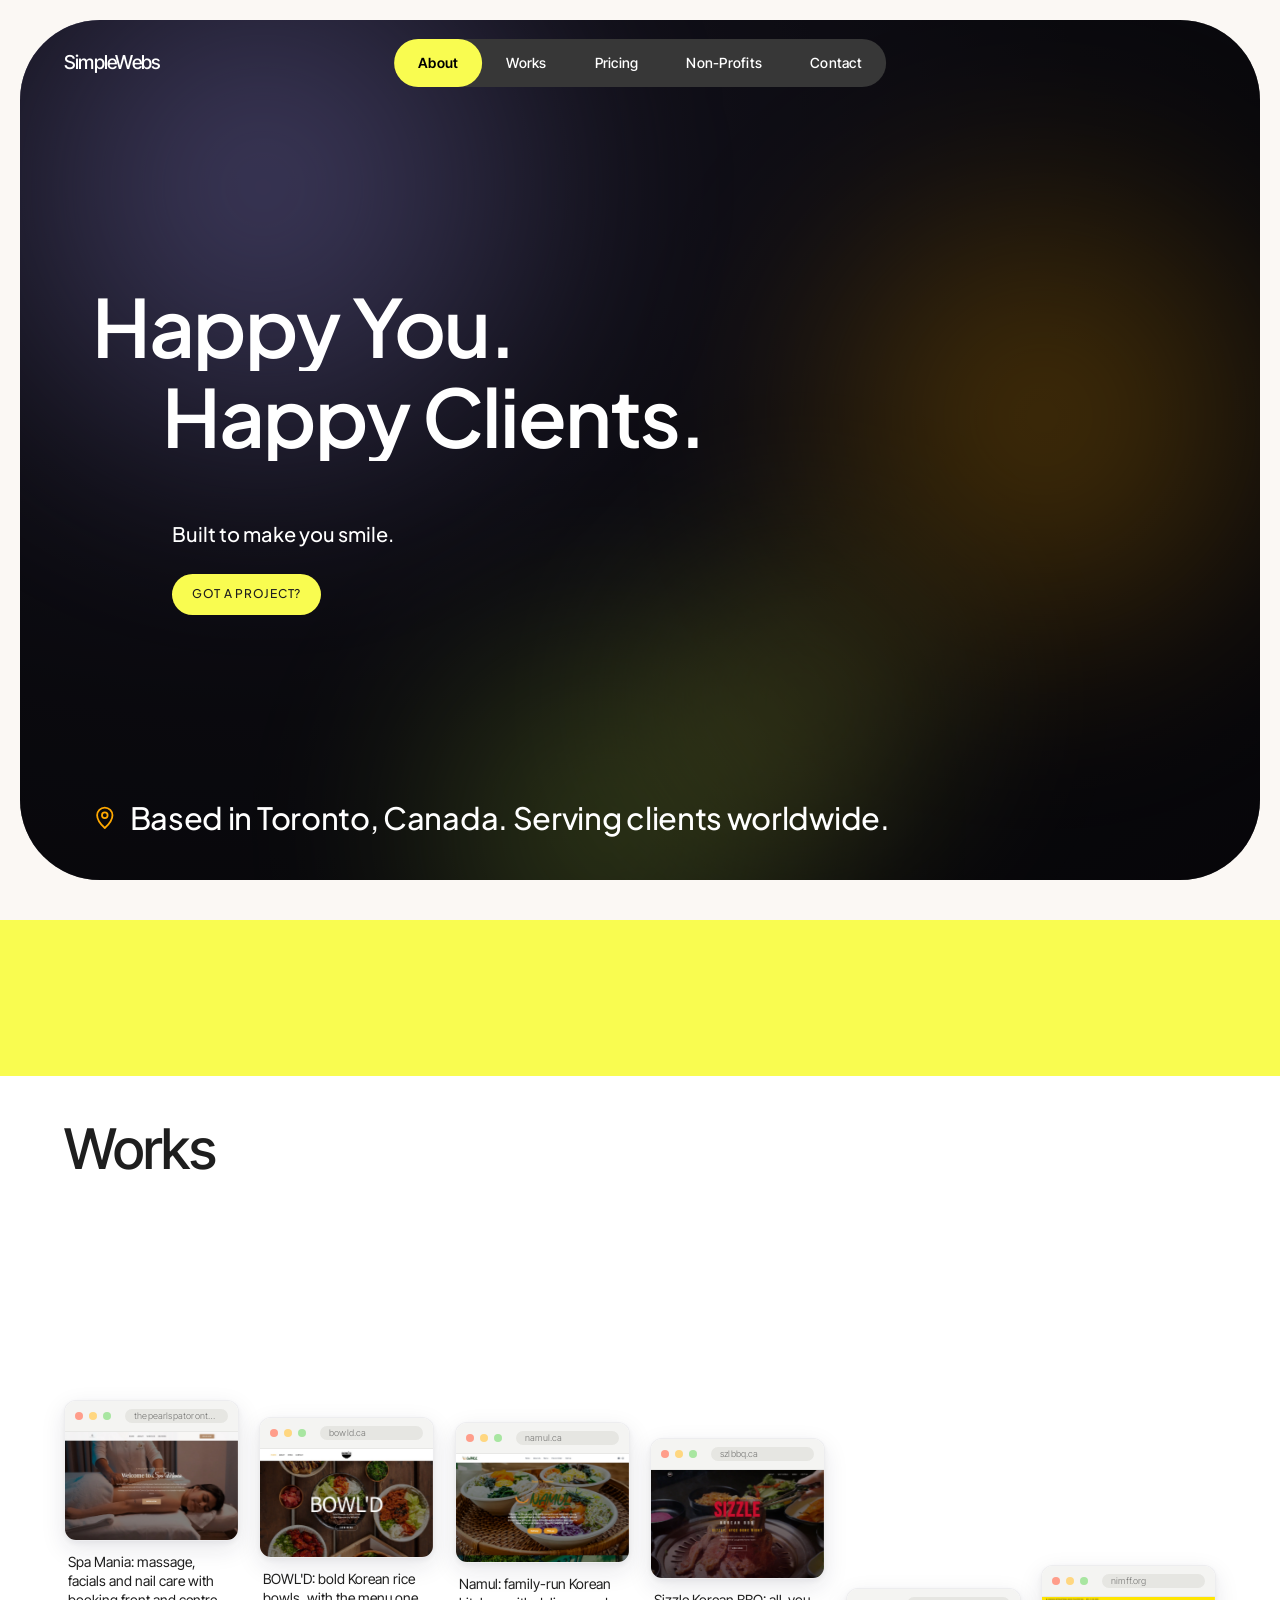
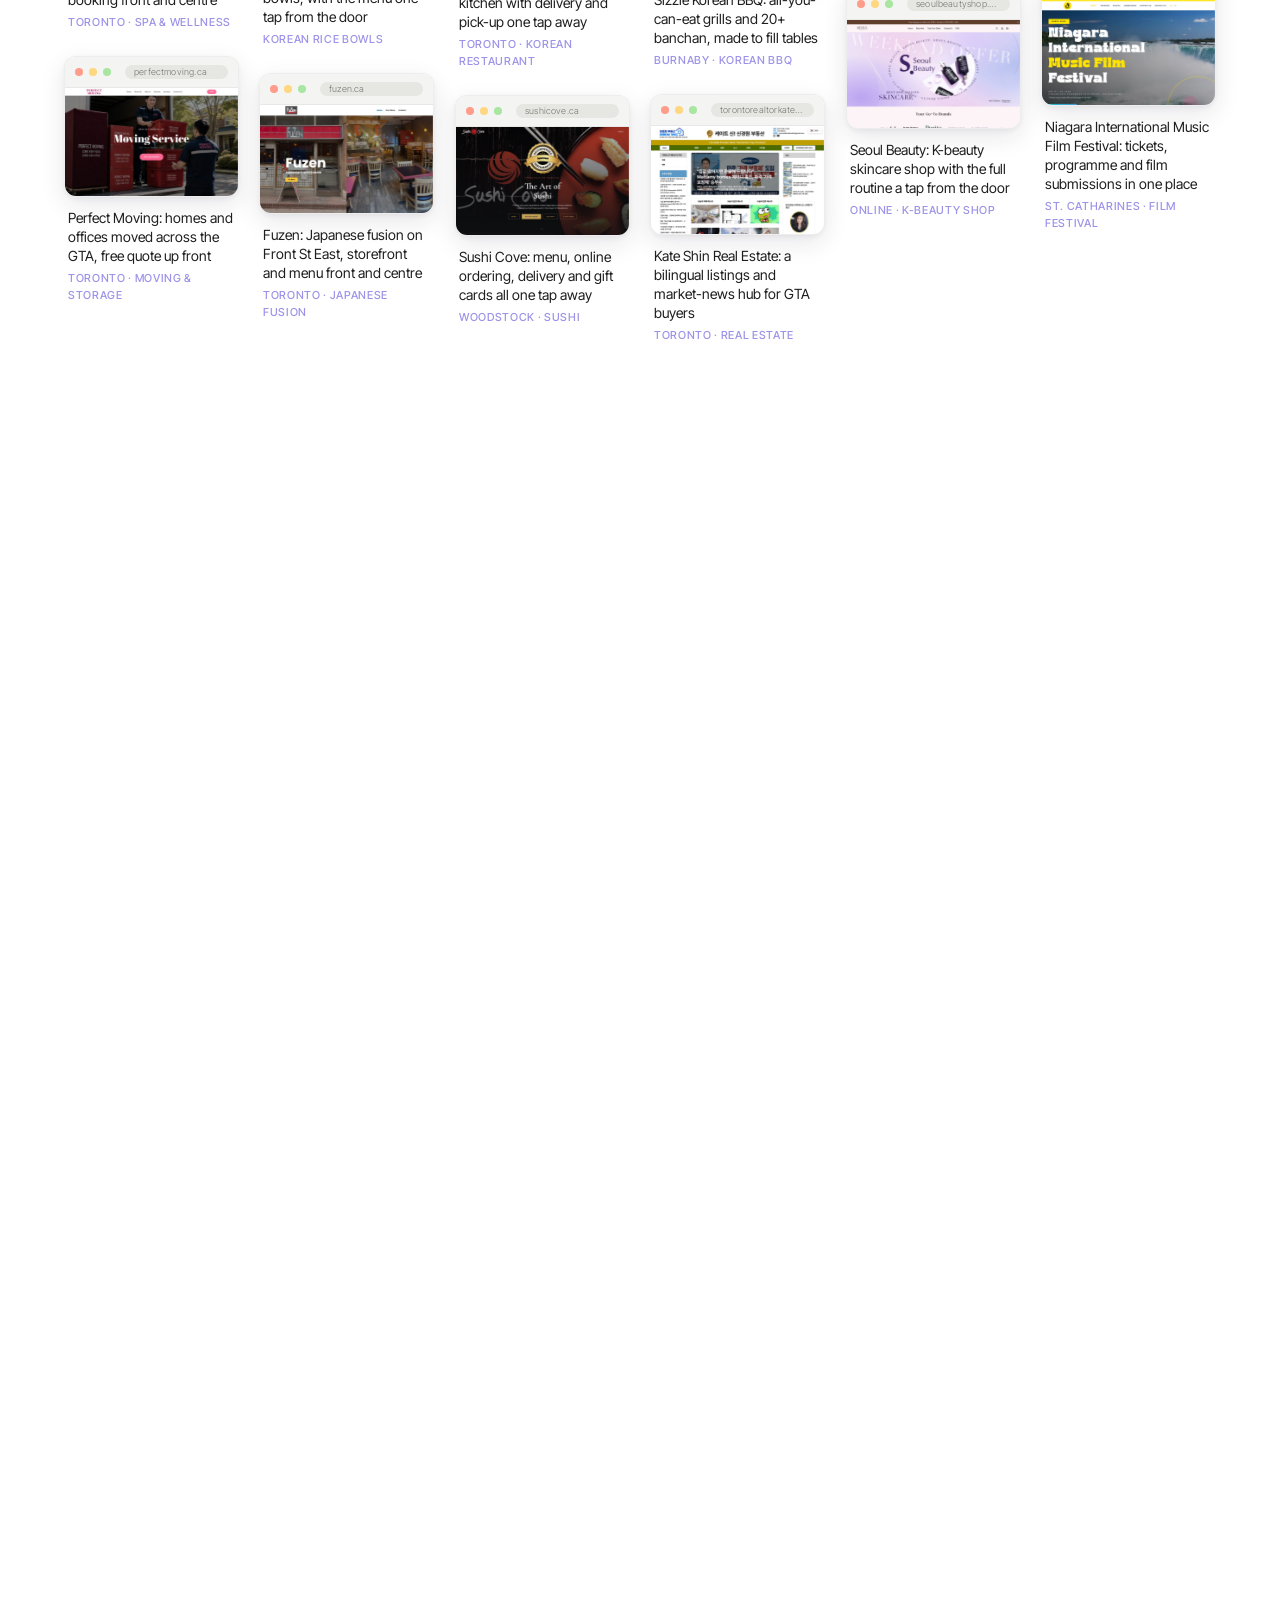
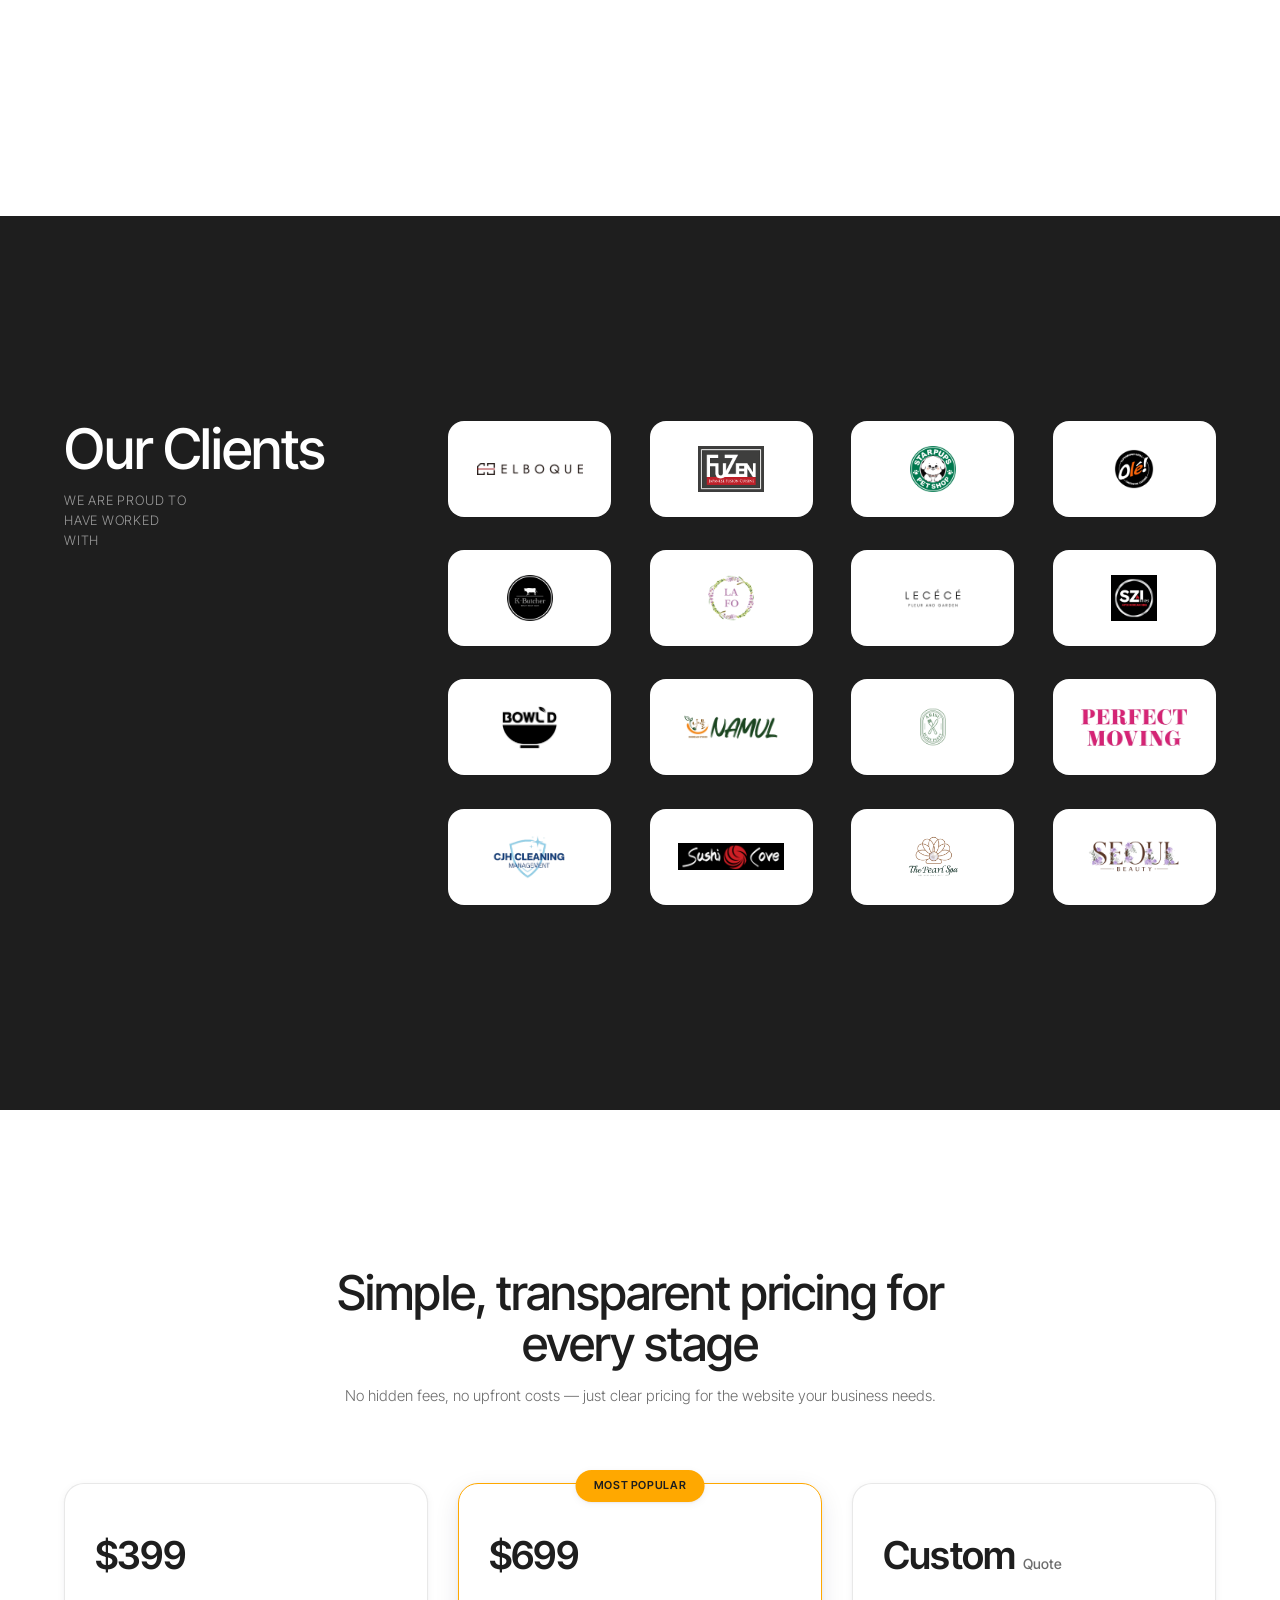
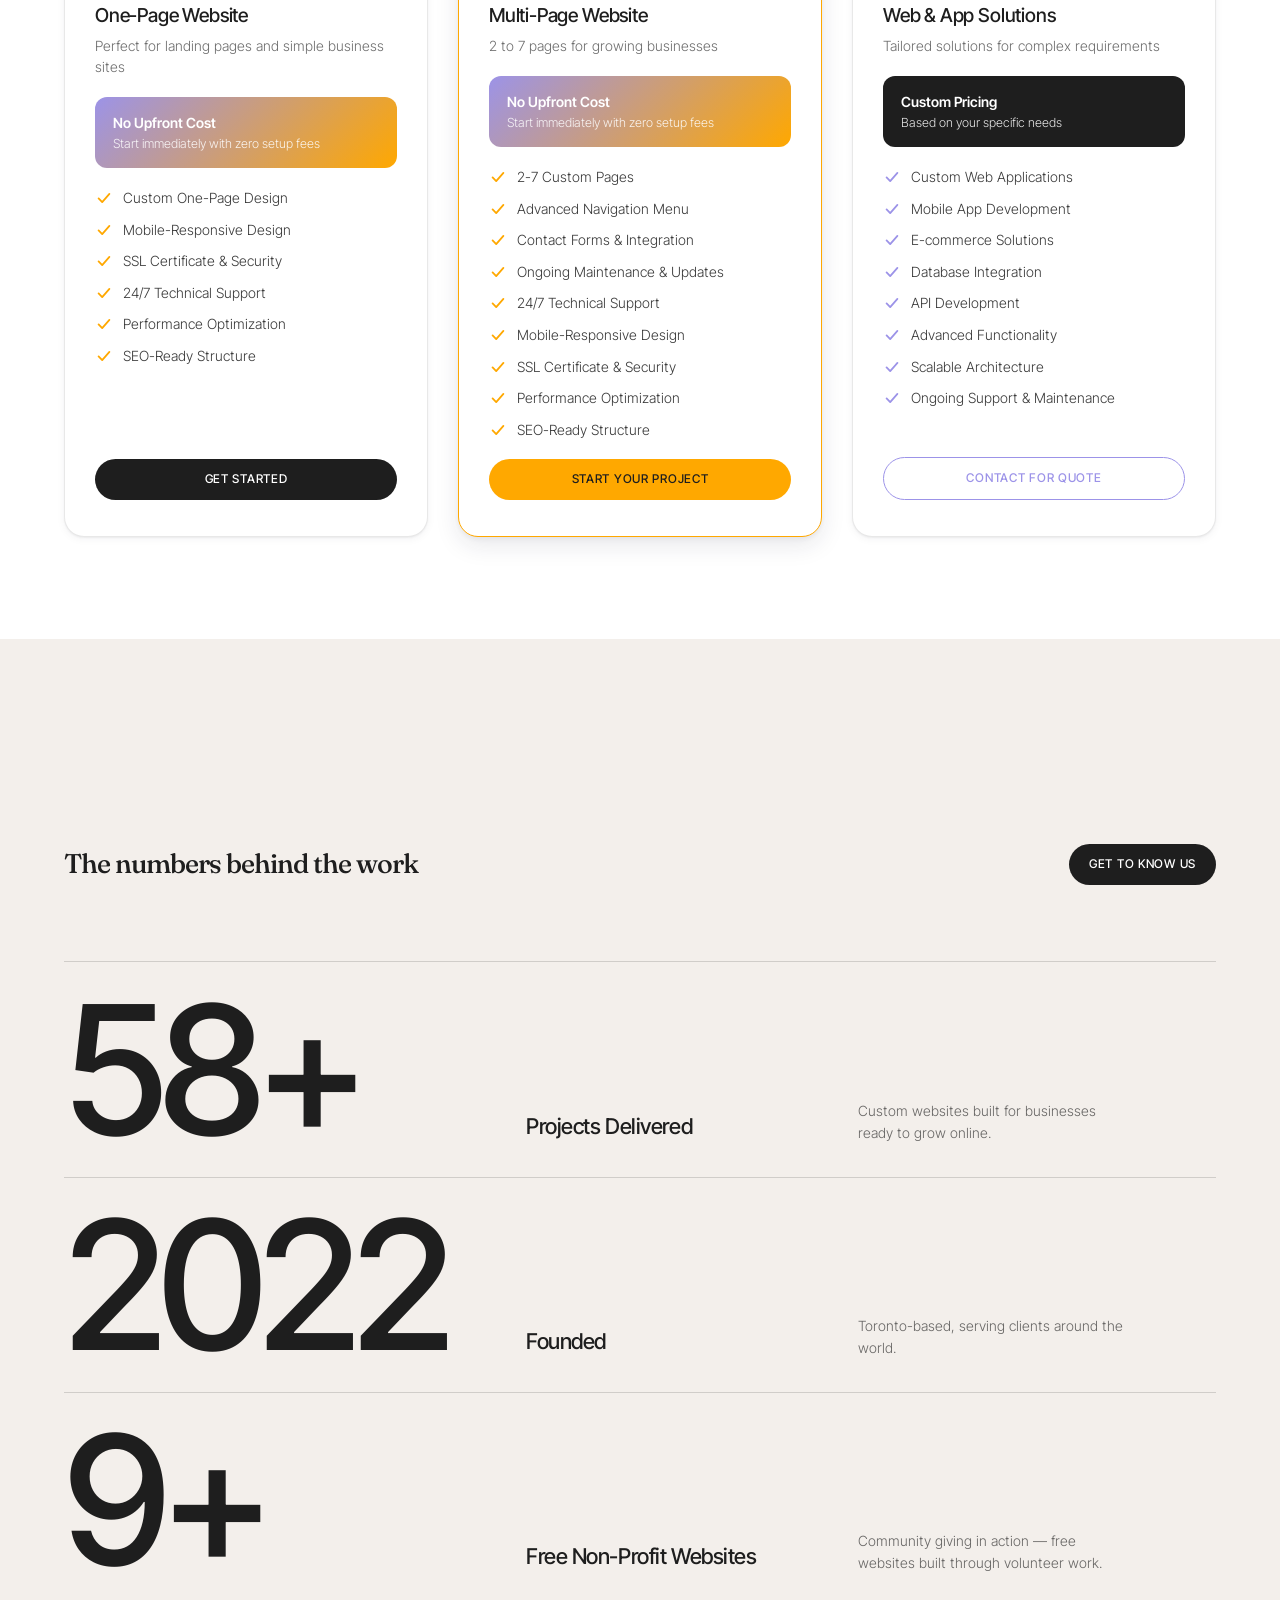
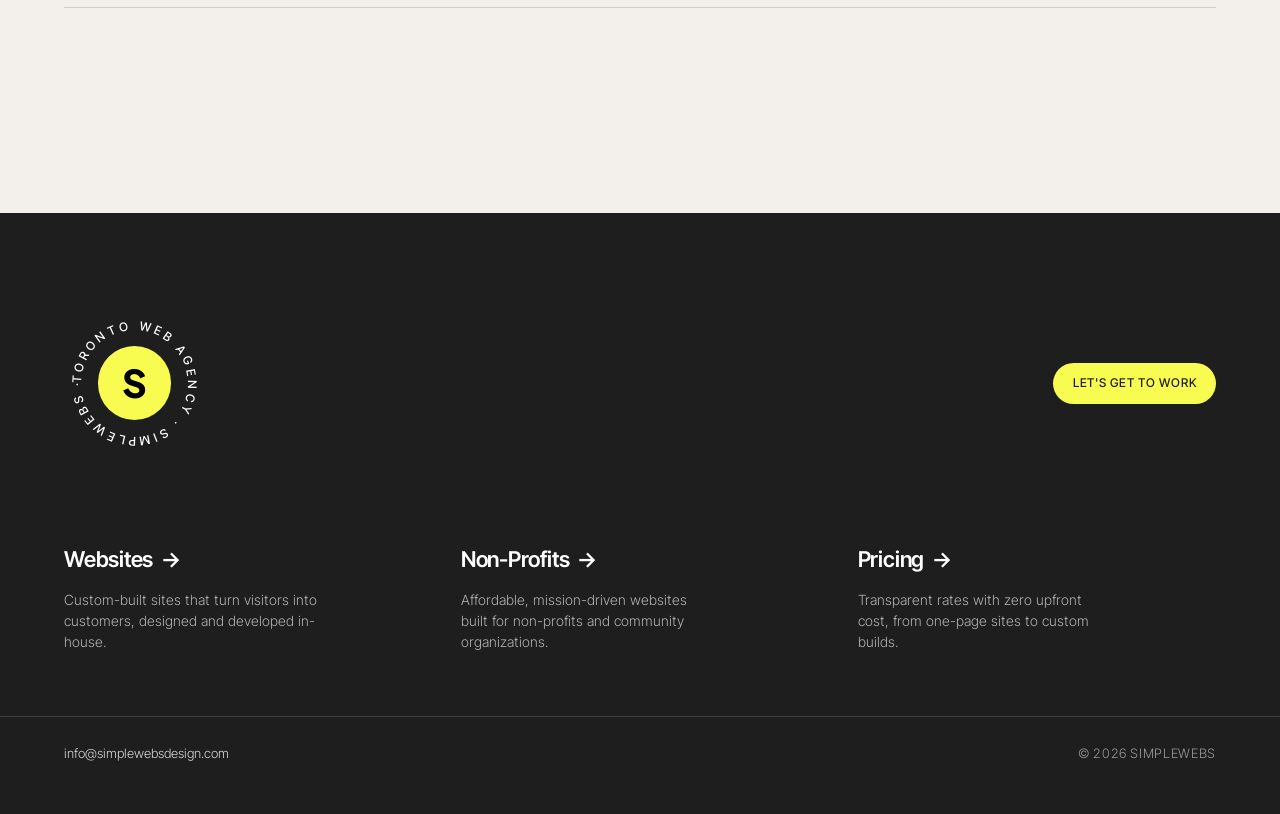
<file: index.html>
<!DOCTYPE html>
<html lang="en">
<head>
<meta charset="utf-8">
<meta name="viewport" content="width=device-width, initial-scale=1">
<title>SimpleWebs — Website Design &amp; Development | Toronto</title>
<meta name="description" content="SimpleWebs is a Toronto web agency crafting websites, storefronts and brands for businesses ready to grow.">
<link rel="canonical" href="https://simplewebsdesign.com/">
<link rel="icon" href="assets/favicon.svg" type="image/svg+xml">
<link rel="icon" href="assets/favicon-96.png" type="image/png" sizes="96x96">
<link rel="apple-touch-icon" href="assets/apple-touch-icon.png">

<!-- ── Social share (Kakao / Threads / Slack / iMessage) ── -->
<meta property="og:type" content="website">
<meta property="og:site_name" content="SimpleWebs">
<meta property="og:locale" content="en_CA">
<meta property="og:url" content="https://simplewebsdesign.com/">
<meta property="og:title" content="SimpleWebs — Website Design &amp; Development | Toronto">
<meta property="og:description" content="SimpleWebs is a Toronto web agency crafting websites, storefronts and brands for businesses ready to grow.">
<meta property="og:image" content="https://simplewebsdesign.com/assets/og-image.png">
<meta property="og:image:secure_url" content="https://simplewebsdesign.com/assets/og-image.png">
<meta property="og:image:type" content="image/png">
<meta property="og:image:width" content="1200">
<meta property="og:image:height" content="630">
<meta property="og:image:alt" content="SimpleWebs — Website Design &amp; Development">
<meta name="twitter:card" content="summary_large_image">
<meta name="twitter:title" content="SimpleWebs — Website Design &amp; Development | Toronto">
<meta name="twitter:description" content="SimpleWebs is a Toronto web agency crafting websites, storefronts and brands for businesses ready to grow.">
<meta name="twitter:image" content="https://simplewebsdesign.com/assets/og-image.png">
<meta name="theme-color" content="#1e1e1e">

<!-- ── Structured data (helps Google show site name + sitelinks) ── -->
<script type="application/ld+json">
{
  "@context": "https://schema.org",
  "@graph": [
    {
      "@type": "WebSite",
      "@id": "https://simplewebsdesign.com/#website",
      "url": "https://simplewebsdesign.com/",
      "name": "SimpleWebs",
      "alternateName": "SimpleWebs Design",
      "inLanguage": "en-CA",
      "publisher": { "@id": "https://simplewebsdesign.com/#org" }
    },
    {
      "@type": "ProfessionalService",
      "@id": "https://simplewebsdesign.com/#org",
      "name": "SimpleWebs",
      "url": "https://simplewebsdesign.com/",
      "logo": "https://simplewebsdesign.com/assets/apple-touch-icon.png",
      "image": "https://simplewebsdesign.com/assets/og-image.png",
      "email": "info@simplewebsdesign.com",
      "description": "SimpleWebs is a Toronto web agency crafting websites, storefronts and brands for businesses ready to grow.",
      "areaServed": "Toronto, Ontario, Canada"
    },
    {
      "@type": "SiteNavigationElement",
      "name": "Free Websites for Non-Profits",
      "description": "We design and build full websites for free for non-profits and community organizations.",
      "url": "https://simplewebsdesign.com/nonprofit"
    },
    {
      "@type": "SiteNavigationElement",
      "name": "Contact",
      "description": "Tell us about your project — we reply within one business day.",
      "url": "https://simplewebsdesign.com/contact"
    },
    {
      "@type": "SiteNavigationElement",
      "name": "Free QR Code Generator",
      "description": "Make a free, high-resolution QR code for any link. Download PNG or SVG.",
      "url": "https://simplewebsdesign.com/qr"
    }
  ]
}
</script>

<link rel="preconnect" href="https://fonts.googleapis.com">
<link rel="preconnect" href="https://fonts.gstatic.com" crossorigin>
<link href="https://fonts.googleapis.com/css2?family=Inter+Tight:wght@300;400;500;600&family=Plus+Jakarta+Sans:wght@500;600;700&family=Fraunces:opsz,wght@9..144,500&display=swap" rel="stylesheet">
<link rel="stylesheet" href="css/style.css">

<!-- ── Google Analytics (gtag.js) ── -->
<script async src="https://www.googletagmanager.com/gtag/js?id=G-V99NLMJCMZ"></script>
<script>
  window.dataLayer = window.dataLayer || [];
  function gtag(){dataLayer.push(arguments);}
  gtag('js', new Date());

  gtag('config', 'G-V99NLMJCMZ');
</script>
</head>
<body>

<!-- ══════════ LOADER ══════════ -->
<div class="loader" id="loader" aria-hidden="true">
  <span class="loader-word">SimpleWebs</span>
</div>

<!-- ══════════ NAV ══════════ -->
<header class="nav" id="nav">
  <a class="wordmark" href="#top" aria-label="SimpleWebs home">SimpleWebs</a>
  <nav class="nav-menu" aria-label="Primary">
    <a href="#stats" class="nav-link active">About</a>
    <a href="#work" class="nav-link">Works</a>
    <a href="#pricing" class="nav-link">Pricing</a>
    <a href="/nonprofit" class="nav-link">Non-Profits</a>
    <a href="/contact" class="nav-link">Contact</a>
  </nav>
  <div class="nav-right">
    <button class="pill pill-menu" id="menuBtn" aria-expanded="false" aria-controls="menuOverlay" aria-label="Open menu">
      <svg class="hamburger-icon" viewBox="0 0 24 24" aria-hidden="true">
        <line x1="3" y1="6" x2="21" y2="6"></line>
        <line x1="3" y1="12" x2="21" y2="12"></line>
        <line x1="3" y1="18" x2="21" y2="18"></line>
      </svg>
    </button>
  </div>
</header>

<!-- ══════════ FULLSCREEN MENU OVERLAY ══════════ -->
<div class="menu-overlay" id="menuOverlay" role="dialog" aria-modal="true" aria-label="Main menu" hidden>
  <button class="pill pill-close" id="menuClose" aria-label="Close menu">
    <svg class="close-icon" viewBox="0 0 24 24" aria-hidden="true">
      <line x1="6" y1="6" x2="18" y2="18"></line>
      <line x1="18" y1="6" x2="6" y2="18"></line>
    </svg>
  </button>
  <nav class="menu-nav" aria-label="Primary">
    <a href="#stats" class="menu-link active" aria-current="true"><span>About</span></a>
    <a href="#work" class="menu-link"><span>Works</span></a>
    <a href="#pricing" class="menu-link"><span>Pricing</span></a>
    <a href="/nonprofit" class="menu-link"><span>Non-Profits</span></a>
    <a href="/contact" class="menu-link"><span>Contact</span></a>
  </nav>
  <div class="menu-cards">
    <a class="menu-card" href="/contact">
      <span class="menu-card-title">Get a quote</span>
      <span class="menu-card-sub">Have a website in mind?</span>
      <span class="menu-card-body">Let's get you accurate numbers, strategic ideas — let's co-create your site, today.</span>
    </a>
    <a class="menu-card" href="/contact">
      <span class="menu-card-title">Contact</span>
      <span class="menu-card-sub">Got a big vision? Or a wild idea?</span>
      <span class="menu-card-body">We'll get you started — or help you dream bigger.</span>
    </a>
  </div>
</div>

<main id="top">

  <!-- ══════════ 1 · HERO (garcy.studio layout) ══════════ -->
  <section class="hero-section" id="hero" aria-label="Intro">
    <div class="hero-wrapper">
      <div class="main-container is-hero remove-padding">
        <div class="hero-content-wrapper">
          <main class="page-main" id="pageMain">

            <!-- looping abstract background (stands in for the hero video) -->
            <div class="video-thumbnail" aria-hidden="true">
              <span class="blob b1"></span>
              <span class="blob b2"></span>
              <span class="blob b3"></span>
              <span class="blob b4"></span>
            </div>

            <div class="hero-content-block">
              <div class="section-heading-block-copy">
                <div class="section-title-block display-flex">
                  <div class="hero-circle-and-title-wrap">
                    <div class="section-title-block">
                      <h1 class="section-title letter-spacing text-white desktop">Happy You.</h1>
                    </div>
                  </div>
                  <div class="section-title-block">
                    <h1 class="section-title margin-top-5px letter-spacing desktop">Happy Clients.</h1>
                  </div>
                </div>

                <div class="section-description-block margin-top-40px make-absolute max-width-1100px">
                  <div class="section-description-flex">
                    <div class="section-description">Built to make you smile.</div>
                  </div>
                </div>

                <div class="hero-cta-block">
                  <a class="pill pill-cta" href="/contact">Got a project?</a>
                </div>
              </div>
            </div>

            <div class="video-overlay" aria-hidden="true"></div>

            <div class="hero-location" data-reveal>
              <svg viewBox="0 0 20 20" fill="none" aria-hidden="true"><path d="M10 18s6-5.34 6-10a6 6 0 1 0-12 0c0 4.66 6 10 6 10Z" stroke="currentColor" stroke-width="1.4" stroke-linejoin="round"/><circle cx="10" cy="8" r="2.2" stroke="currentColor" stroke-width="1.4"/></svg>
              Based in Toronto, Canada. Serving clients worldwide.
            </div>
          </main>
        </div>
      </div>
    </div>
  </section>

  <!-- ══════════ 2 · AMBER STATEMENT ══════════ -->
  <section class="statement" aria-label="Manifesto">
    <h2 class="statement-h2" data-lines data-lines-scrub>
      <span class="line-mask"><span class="line">We build websites that</span></span>
      <span class="line-mask"><span class="line">help your business grow.</span></span>
    </h2>
  </section>

  <!-- ══════════ 3 · WORKS ══════════ -->
  <section class="work" id="work" aria-label="Works">
    <div class="work-pin-wrap" id="workPinWrap">
      <div class="work-stage" id="workStage">
        <div class="work-head">
          <h3 class="work-title" data-reveal>Works</h3>
        </div>

        <div class="collage" id="collage">
          <div class="collage-col">
            <div class="browser-tile" data-reveal>
              <a href="https://thepearlspatoronto.ca/" target="_blank" rel="noopener" aria-label="Spa Mania: massage, facials and nail care with booking front and centre — opens in a new tab">
                <div class="browser">
                  <div class="browser-bar"><i></i><i></i><i></i><div class="browser-url">thepearlspatoronto.ca</div></div>
                  <div class="browser-body"><img loading="lazy" alt="Spa Mania: massage, facials and nail care with booking front and centre" src="assets/projects/pearl-spa.jpg"></div>
                </div>
                <div class="tile-cap">
                  <span class="t">Spa Mania: massage, facials and nail care with booking front and centre</span>
                  <span class="tag">Toronto · Spa &amp; Wellness</span>
                </div>
              </a>
            </div>
            <div class="browser-tile" data-reveal>
              <a href="https://perfectmoving.ca/" target="_blank" rel="noopener" aria-label="Perfect Moving: homes and offices moved across the GTA, free quote up front — opens in a new tab">
                <div class="browser">
                  <div class="browser-bar"><i></i><i></i><i></i><div class="browser-url">perfectmoving.ca</div></div>
                  <div class="browser-body"><img loading="lazy" alt="Perfect Moving: homes and offices moved across the GTA, free quote up front" src="assets/projects/perfect-moving.jpg"></div>
                </div>
                <div class="tile-cap">
                  <span class="t">Perfect Moving: homes and offices moved across the GTA, free quote up front</span>
                  <span class="tag">Toronto · Moving &amp; Storage</span>
                </div>
              </a>
            </div>
          </div>

          <div class="collage-col">
            <div class="browser-tile" data-reveal>
              <a href="https://bowld.ca/" target="_blank" rel="noopener" aria-label="BOWL'D: bold Korean rice bowls, with the menu one tap from the door — opens in a new tab">
                <div class="browser">
                  <div class="browser-bar"><i></i><i></i><i></i><div class="browser-url">bowld.ca</div></div>
                  <div class="browser-body"><img loading="lazy" alt="BOWL'D: bold Korean rice bowls, with the menu one tap from the door" src="assets/projects/bowld.jpg"></div>
                </div>
                <div class="tile-cap">
                  <span class="t">BOWL'D: bold Korean rice bowls, with the menu one tap from the door</span>
                  <span class="tag">Korean Rice Bowls</span>
                </div>
              </a>
            </div>
            <div class="browser-tile" data-reveal>
              <a href="https://fuzen.ca/" target="_blank" rel="noopener" aria-label="Fuzen: Japanese fusion on Front St East, storefront and menu front and centre — opens in a new tab">
                <div class="browser">
                  <div class="browser-bar"><i></i><i></i><i></i><div class="browser-url">fuzen.ca</div></div>
                  <div class="browser-body"><img loading="lazy" alt="Fuzen: Japanese fusion on Front St East, storefront and menu front and centre" src="assets/projects/fuzen.jpg"></div>
                </div>
                <div class="tile-cap">
                  <span class="t">Fuzen: Japanese fusion on Front St East, storefront and menu front and centre</span>
                  <span class="tag">Toronto · Japanese Fusion</span>
                </div>
              </a>
            </div>
          </div>

          <div class="collage-col">
            <div class="browser-tile" data-reveal>
              <a href="https://namul.ca/" target="_blank" rel="noopener" aria-label="Namul: family-run Korean kitchen with delivery and pick-up one tap away — opens in a new tab">
                <div class="browser">
                  <div class="browser-bar"><i></i><i></i><i></i><div class="browser-url">namul.ca</div></div>
                  <div class="browser-body"><img loading="lazy" alt="Namul: family-run Korean kitchen with delivery and pick-up one tap away" src="assets/projects/namul.jpg"></div>
                </div>
                <div class="tile-cap">
                  <span class="t">Namul: family-run Korean kitchen with delivery and pick-up one tap away</span>
                  <span class="tag">Toronto · Korean Restaurant</span>
                </div>
              </a>
            </div>
            <div class="browser-tile" data-reveal>
              <a href="https://sushicove.ca/" target="_blank" rel="noopener" aria-label="Sushi Cove: menu, online ordering, delivery and gift cards all one tap away — opens in a new tab">
                <div class="browser">
                  <div class="browser-bar"><i></i><i></i><i></i><div class="browser-url">sushicove.ca</div></div>
                  <div class="browser-body"><img loading="lazy" alt="Sushi Cove: menu, online ordering, delivery and gift cards all one tap away" src="assets/projects/sushi-cove.jpg"></div>
                </div>
                <div class="tile-cap">
                  <span class="t">Sushi Cove: menu, online ordering, delivery and gift cards all one tap away</span>
                  <span class="tag">Woodstock · Sushi</span>
                </div>
              </a>
            </div>
          </div>

          <div class="collage-col">
            <div class="browser-tile" data-reveal>
              <a href="https://szlbbq.ca/" target="_blank" rel="noopener" aria-label="Sizzle Korean BBQ: all-you-can-eat grills and 20+ banchan, made to fill tables — opens in a new tab">
                <div class="browser">
                  <div class="browser-bar"><i></i><i></i><i></i><div class="browser-url">szlbbq.ca</div></div>
                  <div class="browser-body"><img loading="lazy" alt="Sizzle Korean BBQ: all-you-can-eat grills and 20+ banchan, made to fill tables" src="assets/projects/sizzle-bbq.jpg"></div>
                </div>
                <div class="tile-cap">
                  <span class="t">Sizzle Korean BBQ: all-you-can-eat grills and 20+ banchan, made to fill tables</span>
                  <span class="tag">Burnaby · Korean BBQ</span>
                </div>
              </a>
            </div>
            <div class="browser-tile" data-reveal>
              <a href="https://torontorealtorkateshin.com/" target="_blank" rel="noopener" aria-label="Kate Shin Real Estate: a bilingual listings and market-news hub for GTA buyers — opens in a new tab">
                <div class="browser">
                  <div class="browser-bar"><i></i><i></i><i></i><div class="browser-url">torontorealtorkateshin.com</div></div>
                  <div class="browser-body"><img loading="lazy" alt="Kate Shin Real Estate: a bilingual listings and market-news hub for GTA buyers" src="assets/projects/kate-shin.jpg"></div>
                </div>
                <div class="tile-cap">
                  <span class="t">Kate Shin Real Estate: a bilingual listings and market-news hub for GTA buyers</span>
                  <span class="tag">Toronto · Real Estate</span>
                </div>
              </a>
            </div>
          </div>

          <div class="collage-col">
            <div class="browser-tile" data-reveal>
              <a href="https://seoulbeautyshop.com/" target="_blank" rel="noopener" aria-label="Seoul Beauty: K-beauty skincare shop with the full routine a tap from the door — opens in a new tab">
                <div class="browser">
                  <div class="browser-bar"><i></i><i></i><i></i><div class="browser-url">seoulbeautyshop.com</div></div>
                  <div class="browser-body"><img loading="lazy" alt="Seoul Beauty: K-beauty skincare shop with the full routine a tap from the door" src="assets/projects/seoul-beauty.jpg"></div>
                </div>
                <div class="tile-cap">
                  <span class="t">Seoul Beauty: K-beauty skincare shop with the full routine a tap from the door</span>
                  <span class="tag">Online · K-Beauty Shop</span>
                </div>
              </a>
            </div>
          </div>

          <div class="collage-col">
            <div class="browser-tile" data-reveal>
              <a href="https://nimff.org/" target="_blank" rel="noopener" aria-label="Niagara International Music Film Festival: tickets, programme and film submissions in one place — opens in a new tab">
                <div class="browser">
                  <div class="browser-bar"><i></i><i></i><i></i><div class="browser-url">nimff.org</div></div>
                  <div class="browser-body"><img loading="lazy" alt="Niagara International Music Film Festival: tickets, programme and film submissions in one place" src="assets/projects/nimff.jpg"></div>
                </div>
                <div class="tile-cap">
                  <span class="t">Niagara International Music Film Festival: tickets, programme and film submissions in one place</span>
                  <span class="tag">St. Catharines · Film Festival</span>
                </div>
              </a>
            </div>
          </div>
        </div>
      </div>
    </div>
  </section>

  <!-- ══════════ 4 · LOGOS WALL ══════════ -->
  <section class="logos" aria-label="Clients">
    <div class="wrap logos-grid">
      <div class="logos-head">
        <h2 class="logos-title" data-reveal>Our Clients</h2>
        <p class="logos-label" data-reveal>We are proud to have worked with</p>
      </div>
      <ul class="logos-list">
        <li data-reveal><a href="#work" title="Elboque"><img src="assets/clients/elboque.png" alt="Elboque logo" loading="lazy"></a></li>
        <li data-reveal><a href="#work" title="FuZen — Japanese Fusion Cuisine"><img src="assets/clients/fuzen.gif" alt="FuZen logo" loading="lazy"></a></li>
        <li data-reveal><a href="#work" title="StarPups — Pet Shop"><img src="assets/clients/starpups.png" alt="StarPups logo" loading="lazy"></a></li>
        <li data-reveal><a href="#work" title="Olé — Teppanyaki Grill"><img src="assets/clients/ole-teppanyaki.png" alt="Olé logo" loading="lazy"></a></li>
        <li data-reveal><a href="#work" title="K-Butcher — Meat Boutique"><img src="assets/clients/k-butcher.png" alt="K-Butcher logo" loading="lazy"></a></li>
        <li data-reveal><a href="#work" title="La Fo"><img src="assets/clients/lafo.webp" alt="La Fo logo" loading="lazy"></a></li>
        <li data-reveal><a href="#work" title="Lecécé — Fleur and Garden"><img src="assets/clients/lecece.png" alt="Lecécé logo" loading="lazy"></a></li>
        <li data-reveal><a href="#work" title="SZL BBQ — AYCE Korean BBQ"><img src="assets/clients/szl-bbq.png" alt="SZL BBQ logo" loading="lazy"></a></li>
        <li data-reveal><a href="#work" title="Bowl'd"><img src="assets/clients/bowld.png" alt="Bowl'd logo" loading="lazy"></a></li>
        <li data-reveal><a href="#work" title="Namul — Korean Food"><img src="assets/clients/namul.webp" alt="Namul logo" loading="lazy"></a></li>
        <li data-reveal><a href="#work" title="Arisu — Home Party"><img src="assets/clients/arisu-home-party.png" alt="Arisu Home Party logo" loading="lazy"></a></li>
        <li data-reveal><a href="#work" title="Perfect Moving"><img src="assets/clients/perfect-moving.png" alt="Perfect Moving logo" loading="lazy"></a></li>
        <li data-reveal><a href="#work" title="CJH Cleaning Management"><img src="assets/clients/cjh-cleaning.png" alt="CJH Cleaning Management logo" loading="lazy"></a></li>
        <li data-reveal><a href="#work" title="Sushi Cove"><img src="assets/clients/sushi-cove.png" alt="Sushi Cove logo" loading="lazy"></a></li>
        <li data-reveal><a href="#work" title="The Pearl Spa — Wellness and Beauty Spa"><img src="assets/clients/the-pearl-spa.png" alt="The Pearl Spa logo" loading="lazy"></a></li>
        <li data-reveal><a href="#work" title="Seoul Beauty"><img src="assets/clients/seoul-beauty.png" alt="Seoul Beauty logo" loading="lazy"></a></li>
      </ul>
    </div>
  </section>

  <!-- ══════════ 5 · PRICING ═══════-->
  <section class="pricing" id="pricing" aria-label="Pricing">
    <div class="wrap">
      <div class="pricing-head">
        <p class="pricing-eyebrow" data-reveal>Pricing</p>
        <h2 class="pricing-title" data-reveal>Simple, transparent pricing for every stage</h2>
        <p class="pricing-sub" data-reveal>No hidden fees, no upfront costs — just clear pricing for the website your business needs.</p>
      </div>

      <div class="pricing-grid">

        <article class="pricing-card" data-reveal>
          <div class="pricing-price">
            <span class="pricing-amount">$399</span>
          </div>
          <h3 class="pricing-plan">One-Page Website</h3>
          <p class="pricing-desc">Perfect for landing pages and simple business sites</p>

          <div class="pricing-highlight">
            <strong>No Upfront Cost</strong>
            <span>Start immediately with zero setup fees</span>
          </div>

          <ul class="pricing-features">
            <li><svg viewBox="0 0 20 20" fill="none" aria-hidden="true"><path d="M4 10.5l4 4 8-9" stroke="currentColor" stroke-width="2" stroke-linecap="round" stroke-linejoin="round"/></svg>Custom One-Page Design</li>
            <li><svg viewBox="0 0 20 20" fill="none" aria-hidden="true"><path d="M4 10.5l4 4 8-9" stroke="currentColor" stroke-width="2" stroke-linecap="round" stroke-linejoin="round"/></svg>Mobile-Responsive Design</li>
            <li><svg viewBox="0 0 20 20" fill="none" aria-hidden="true"><path d="M4 10.5l4 4 8-9" stroke="currentColor" stroke-width="2" stroke-linecap="round" stroke-linejoin="round"/></svg>SSL Certificate &amp; Security</li>
            <li><svg viewBox="0 0 20 20" fill="none" aria-hidden="true"><path d="M4 10.5l4 4 8-9" stroke="currentColor" stroke-width="2" stroke-linecap="round" stroke-linejoin="round"/></svg>24/7 Technical Support</li>
            <li><svg viewBox="0 0 20 20" fill="none" aria-hidden="true"><path d="M4 10.5l4 4 8-9" stroke="currentColor" stroke-width="2" stroke-linecap="round" stroke-linejoin="round"/></svg>Performance Optimization</li>
            <li><svg viewBox="0 0 20 20" fill="none" aria-hidden="true"><path d="M4 10.5l4 4 8-9" stroke="currentColor" stroke-width="2" stroke-linecap="round" stroke-linejoin="round"/></svg>SEO-Ready Structure</li>
          </ul>

          <a href="/contact" class="pill pill-dark pill-block">Get Started</a>
        </article>

        <article class="pricing-card pricing-card-featured" data-reveal>
          <span class="pricing-badge">Most Popular</span>
          <div class="pricing-price">
            <span class="pricing-amount">$699</span>
          </div>
          <h3 class="pricing-plan">Multi-Page Website</h3>
          <p class="pricing-desc">2 to 7 pages for growing businesses</p>

          <div class="pricing-highlight">
            <strong>No Upfront Cost</strong>
            <span>Start immediately with zero setup fees</span>
          </div>

          <ul class="pricing-features">
            <li><svg viewBox="0 0 20 20" fill="none" aria-hidden="true"><path d="M4 10.5l4 4 8-9" stroke="currentColor" stroke-width="2" stroke-linecap="round" stroke-linejoin="round"/></svg>2-7 Custom Pages</li>
            <li><svg viewBox="0 0 20 20" fill="none" aria-hidden="true"><path d="M4 10.5l4 4 8-9" stroke="currentColor" stroke-width="2" stroke-linecap="round" stroke-linejoin="round"/></svg>Advanced Navigation Menu</li>
            <li><svg viewBox="0 0 20 20" fill="none" aria-hidden="true"><path d="M4 10.5l4 4 8-9" stroke="currentColor" stroke-width="2" stroke-linecap="round" stroke-linejoin="round"/></svg>Contact Forms &amp; Integration</li>
            <li><svg viewBox="0 0 20 20" fill="none" aria-hidden="true"><path d="M4 10.5l4 4 8-9" stroke="currentColor" stroke-width="2" stroke-linecap="round" stroke-linejoin="round"/></svg>Ongoing Maintenance &amp; Updates</li>
            <li><svg viewBox="0 0 20 20" fill="none" aria-hidden="true"><path d="M4 10.5l4 4 8-9" stroke="currentColor" stroke-width="2" stroke-linecap="round" stroke-linejoin="round"/></svg>24/7 Technical Support</li>
            <li><svg viewBox="0 0 20 20" fill="none" aria-hidden="true"><path d="M4 10.5l4 4 8-9" stroke="currentColor" stroke-width="2" stroke-linecap="round" stroke-linejoin="round"/></svg>Mobile-Responsive Design</li>
            <li><svg viewBox="0 0 20 20" fill="none" aria-hidden="true"><path d="M4 10.5l4 4 8-9" stroke="currentColor" stroke-width="2" stroke-linecap="round" stroke-linejoin="round"/></svg>SSL Certificate &amp; Security</li>
            <li><svg viewBox="0 0 20 20" fill="none" aria-hidden="true"><path d="M4 10.5l4 4 8-9" stroke="currentColor" stroke-width="2" stroke-linecap="round" stroke-linejoin="round"/></svg>Performance Optimization</li>
            <li><svg viewBox="0 0 20 20" fill="none" aria-hidden="true"><path d="M4 10.5l4 4 8-9" stroke="currentColor" stroke-width="2" stroke-linecap="round" stroke-linejoin="round"/></svg>SEO-Ready Structure</li>
          </ul>

          <a href="/contact" class="pill pill-block">Start Your Project</a>
        </article>

        <article class="pricing-card pricing-card-custom" data-reveal>
          <div class="pricing-price">
            <span class="pricing-amount">Custom</span>
            <span class="pricing-price-suffix">Quote</span>
          </div>
          <h3 class="pricing-plan">Web &amp; App Solutions</h3>
          <p class="pricing-desc">Tailored solutions for complex requirements</p>

          <div class="pricing-highlight">
            <strong>Custom Pricing</strong>
            <span>Based on your specific needs</span>
          </div>

          <ul class="pricing-features">
            <li><svg viewBox="0 0 20 20" fill="none" aria-hidden="true"><path d="M4 10.5l4 4 8-9" stroke="currentColor" stroke-width="2" stroke-linecap="round" stroke-linejoin="round"/></svg>Custom Web Applications</li>
            <li><svg viewBox="0 0 20 20" fill="none" aria-hidden="true"><path d="M4 10.5l4 4 8-9" stroke="currentColor" stroke-width="2" stroke-linecap="round" stroke-linejoin="round"/></svg>Mobile App Development</li>
            <li><svg viewBox="0 0 20 20" fill="none" aria-hidden="true"><path d="M4 10.5l4 4 8-9" stroke="currentColor" stroke-width="2" stroke-linecap="round" stroke-linejoin="round"/></svg>E-commerce Solutions</li>
            <li><svg viewBox="0 0 20 20" fill="none" aria-hidden="true"><path d="M4 10.5l4 4 8-9" stroke="currentColor" stroke-width="2" stroke-linecap="round" stroke-linejoin="round"/></svg>Database Integration</li>
            <li><svg viewBox="0 0 20 20" fill="none" aria-hidden="true"><path d="M4 10.5l4 4 8-9" stroke="currentColor" stroke-width="2" stroke-linecap="round" stroke-linejoin="round"/></svg>API Development</li>
            <li><svg viewBox="0 0 20 20" fill="none" aria-hidden="true"><path d="M4 10.5l4 4 8-9" stroke="currentColor" stroke-width="2" stroke-linecap="round" stroke-linejoin="round"/></svg>Advanced Functionality</li>
            <li><svg viewBox="0 0 20 20" fill="none" aria-hidden="true"><path d="M4 10.5l4 4 8-9" stroke="currentColor" stroke-width="2" stroke-linecap="round" stroke-linejoin="round"/></svg>Scalable Architecture</li>
            <li><svg viewBox="0 0 20 20" fill="none" aria-hidden="true"><path d="M4 10.5l4 4 8-9" stroke="currentColor" stroke-width="2" stroke-linecap="round" stroke-linejoin="round"/></svg>Ongoing Support &amp; Maintenance</li>
          </ul>

          <a href="/contact" class="pill pill-outline-dark pill-block">Contact for Quote</a>
        </article>

      </div>
    </div>
  </section>

  <!-- ══════════ 6 · STATS ══════════ -->
  <section class="stats" id="stats" aria-label="By the numbers">
    <div class="wrap">
      <div class="stats-head">
        <h3 class="serif-accent" data-reveal>The numbers behind the work</h3>
        <a class="pill pill-dark" href="/contact" data-reveal>Get to know us</a>
      </div>
      <ul class="stats-list">
        <li class="stat-row" data-reveal>
          <span class="stat-num" data-count="60" data-suffix="+">60</span>
          <span class="stat-label">Projects Delivered</span>
          <span class="stat-quip">Custom websites built for businesses ready to grow online.</span>
        </li>
        <li class="stat-row" data-reveal>
          <span class="stat-num">2022</span>
          <span class="stat-label">Founded</span>
          <span class="stat-quip">Toronto-based, serving clients around the world.</span>
        </li>
        <li class="stat-row" data-reveal>
          <span class="stat-num" data-count="10" data-suffix="+">10</span>
          <span class="stat-label">Free Non-Profit Websites</span>
          <span class="stat-quip">Community giving in action — free websites built through volunteer work.</span>
        </li>
      </ul>
    </div>
  </section>


</main>

<!-- ══════════ 7 · FOOTER ══════════ -->
<footer class="footer" aria-label="Footer">
  <div class="wrap footer-top">
    <span class="badge badge-lg" aria-hidden="true">
      <svg viewBox="0 0 100 100" aria-hidden="true">
        <defs><path id="fbadge" d="M50,50 m-38,0 a38,38 0 1,1 76,0 a38,38 0 1,1 -76,0"></path></defs>
        <text><textPath href="#fbadge" textLength="238.76" lengthAdjust="spacing">TORONTO WEB AGENCY · SIMPLEWEBS · </textPath></text>
      </svg>
      <span class="badge-center">S</span>
    </span>
    <a class="pill pill-cta" href="/contact" data-reveal>Let's Get To Work</a>
  </div>

  <div class="wrap footer-cols">
    <div class="footer-col-block" data-reveal>
      <a class="arrow-link arrow-link-light" href="#work">Websites <span aria-hidden="true">&rarr;</span></a>
      <p>Custom-built sites that turn visitors into customers, designed and developed in-house.</p>
    </div>
    <div class="footer-col-block" data-reveal>
      <a class="arrow-link arrow-link-light" href="/nonprofit">Non-Profits <span aria-hidden="true">&rarr;</span></a>
      <p>Affordable, mission-driven websites built for non-profits and community organizations.</p>
    </div>
    <div class="footer-col-block" data-reveal>
      <a class="arrow-link arrow-link-light" href="#pricing">Pricing <span aria-hidden="true">&rarr;</span></a>
      <p>Transparent rates with zero upfront cost, from one-page sites to custom builds.</p>
    </div>
  </div>

  <div class="wrap footer-legal">
    <a href="mailto:info@simplewebsdesign.com">info@simplewebsdesign.com</a>
    <span class="footer-copy">© <span id="year">2026</span> SimpleWebs</span>
  </div>
</footer>

<script src="js/main.js"></script>
</body>
</html>
</file>
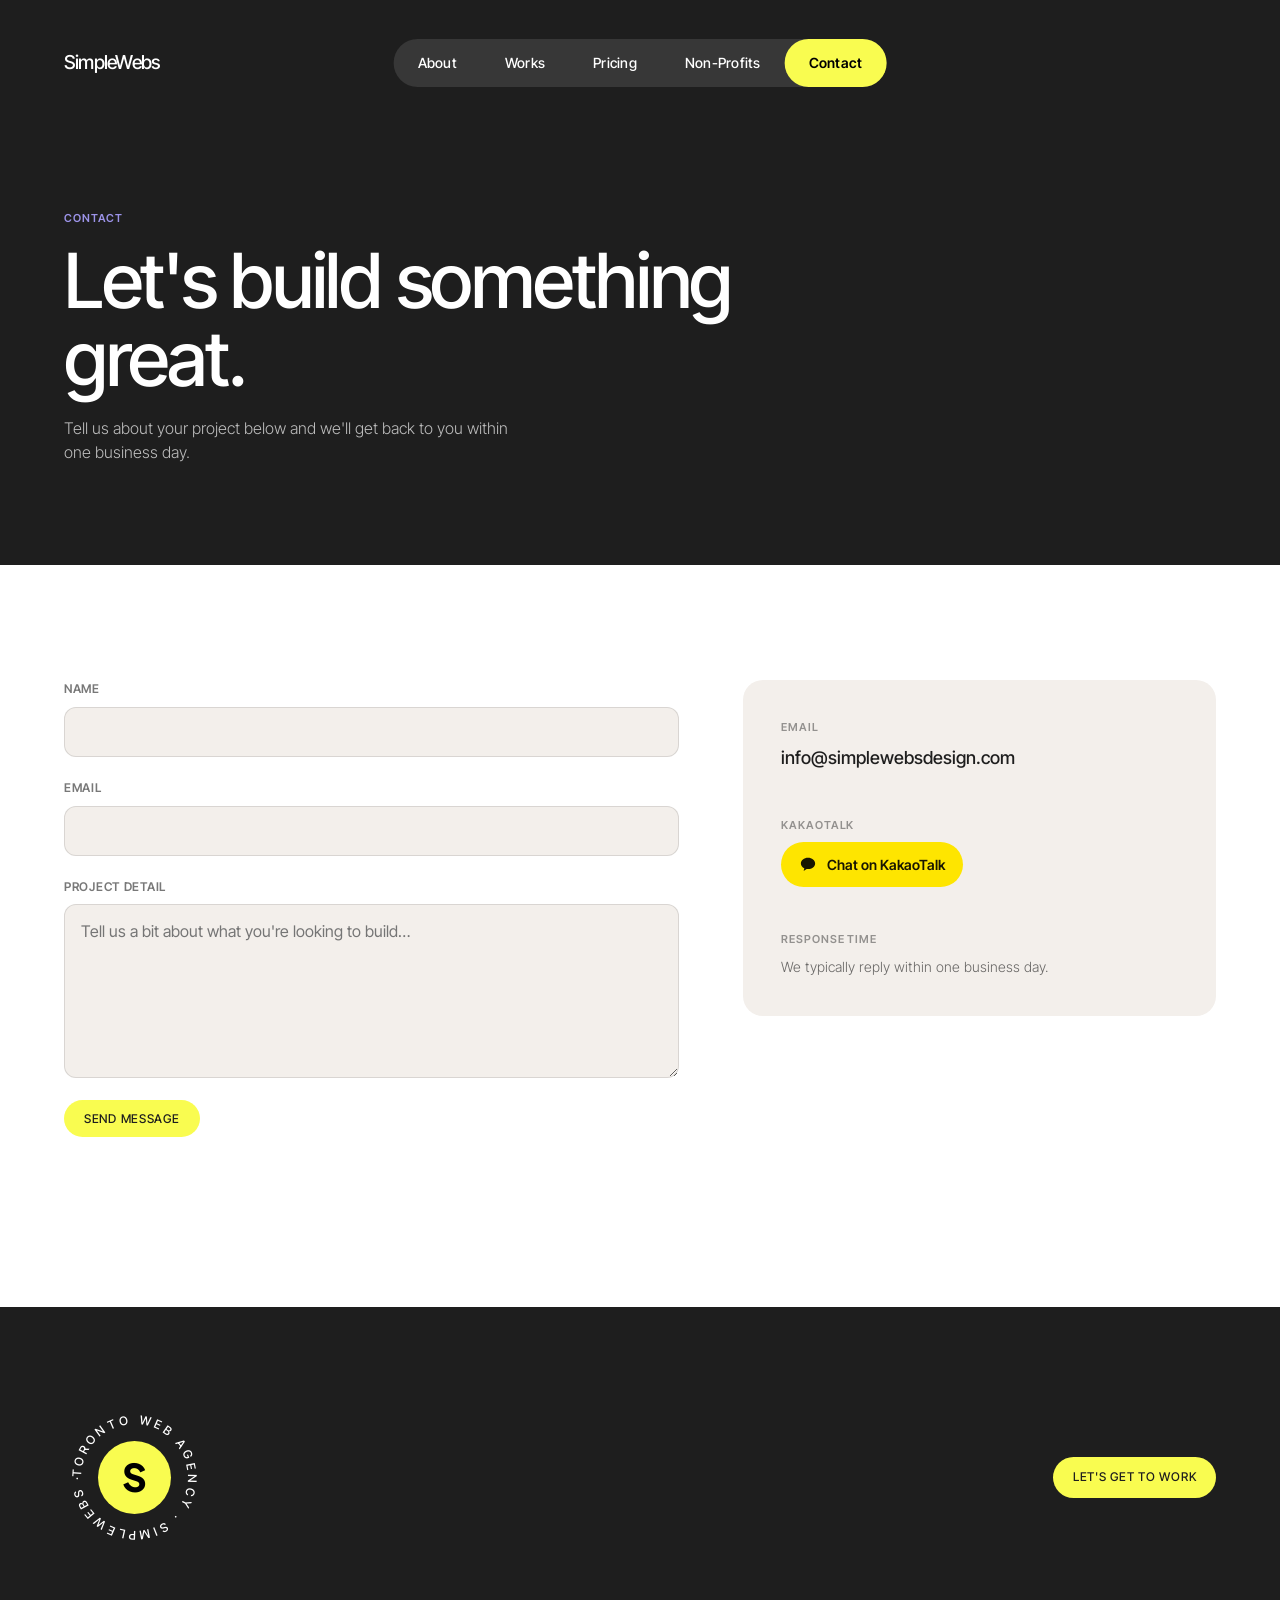
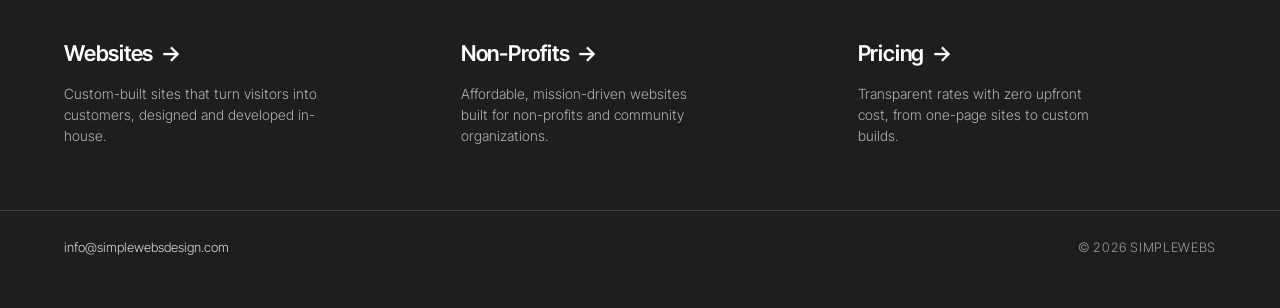
<file: contact.html>
<!DOCTYPE html>
<html lang="en">
<head>
<meta charset="utf-8">
<meta name="viewport" content="width=device-width, initial-scale=1">
<title>Contact — SimpleWebs</title>
<meta name="description" content="Tell SimpleWebs about your project — we reply within one business day. Reach us by form, email or KakaoTalk.">
<link rel="canonical" href="https://simplewebsdesign.com/contact">
<link rel="icon" href="assets/favicon.svg" type="image/svg+xml">
<link rel="icon" href="assets/favicon-96.png" type="image/png" sizes="96x96">
<link rel="apple-touch-icon" href="assets/apple-touch-icon.png">

<!-- ── Social share (Kakao / Threads / Slack / iMessage) ── -->
<meta property="og:type" content="website">
<meta property="og:site_name" content="SimpleWebs">
<meta property="og:locale" content="en_CA">
<meta property="og:url" content="https://simplewebsdesign.com/contact">
<meta property="og:title" content="Contact — SimpleWebs">
<meta property="og:description" content="Tell SimpleWebs about your project — we reply within one business day. Reach us by form, email or KakaoTalk.">
<meta property="og:image" content="https://simplewebsdesign.com/assets/og-image.png">
<meta property="og:image:secure_url" content="https://simplewebsdesign.com/assets/og-image.png">
<meta property="og:image:type" content="image/png">
<meta property="og:image:width" content="1200">
<meta property="og:image:height" content="630">
<meta property="og:image:alt" content="SimpleWebs — Website Design &amp; Development">
<meta name="twitter:card" content="summary_large_image">
<meta name="twitter:title" content="Contact — SimpleWebs">
<meta name="twitter:description" content="Tell SimpleWebs about your project — we reply within one business day. Reach us by form, email or KakaoTalk.">
<meta name="twitter:image" content="https://simplewebsdesign.com/assets/og-image.png">
<meta name="theme-color" content="#1e1e1e">
<link rel="preconnect" href="https://fonts.googleapis.com">
<link rel="preconnect" href="https://fonts.gstatic.com" crossorigin>
<link href="https://fonts.googleapis.com/css2?family=Inter+Tight:wght@300;400;500;600&family=Plus+Jakarta+Sans:wght@500;600;700&family=Fraunces:opsz,wght@9..144,500&display=swap" rel="stylesheet">
<link rel="stylesheet" href="css/style.css">

<!-- ── Google Analytics (gtag.js) ── -->
<script async src="https://www.googletagmanager.com/gtag/js?id=G-V99NLMJCMZ"></script>
<script>
  window.dataLayer = window.dataLayer || [];
  function gtag(){dataLayer.push(arguments);}
  gtag('js', new Date());

  gtag('config', 'G-V99NLMJCMZ');
</script>
</head>
<body>

<!-- ══════════ LOADER ══════════ -->
<div class="loader" id="loader" aria-hidden="true">
  <span class="loader-word">SimpleWebs</span>
</div>

<!-- ══════════ NAV ══════════ -->
<header class="nav" id="nav">
  <a class="wordmark" href="/" aria-label="SimpleWebs home">SimpleWebs</a>
  <nav class="nav-menu" aria-label="Primary">
    <a href="/#stats" class="nav-link">About</a>
    <a href="/#work" class="nav-link">Works</a>
    <a href="/#pricing" class="nav-link">Pricing</a>
    <a href="/nonprofit" class="nav-link">Non-Profits</a>
    <a href="/contact" class="nav-link active">Contact</a>
  </nav>
  <div class="nav-right">
    <button class="pill pill-menu" id="menuBtn" aria-expanded="false" aria-controls="menuOverlay" aria-label="Open menu">
      <svg class="hamburger-icon" viewBox="0 0 24 24" aria-hidden="true">
        <line x1="3" y1="6" x2="21" y2="6"></line>
        <line x1="3" y1="12" x2="21" y2="12"></line>
        <line x1="3" y1="18" x2="21" y2="18"></line>
      </svg>
    </button>
  </div>
</header>

<!-- ══════════ FULLSCREEN MENU OVERLAY ══════════ -->
<div class="menu-overlay" id="menuOverlay" role="dialog" aria-modal="true" aria-label="Main menu" hidden>
  <button class="pill pill-close" id="menuClose" aria-label="Close menu">
    <svg class="close-icon" viewBox="0 0 24 24" aria-hidden="true">
      <line x1="6" y1="6" x2="18" y2="18"></line>
      <line x1="18" y1="6" x2="6" y2="18"></line>
    </svg>
  </button>
  <nav class="menu-nav" aria-label="Primary">
    <a href="/#stats" class="menu-link"><span>About</span></a>
    <a href="/#work" class="menu-link"><span>Works</span></a>
    <a href="/#pricing" class="menu-link"><span>Pricing</span></a>
    <a href="/nonprofit" class="menu-link"><span>Non-Profits</span></a>
    <a href="/contact" class="menu-link active" aria-current="true"><span>Contact</span></a>
  </nav>
  <div class="menu-cards">
    <a class="menu-card" href="mailto:info@simplewebsdesign.com">
      <span class="menu-card-title">Email us</span>
      <span class="menu-card-sub">info@simplewebsdesign.com</span>
      <span class="menu-card-body">Prefer email? Send your project details straight to our inbox.</span>
    </a>
    <a class="menu-card" href="https://open.kakao.com/o/sGN3GFHe" target="_blank" rel="noopener">
      <span class="menu-card-title">KakaoTalk</span>
      <span class="menu-card-sub">Chat with us directly</span>
      <span class="menu-card-body">Open the chat room and message us any time.</span>
    </a>
  </div>
</div>

<main id="top">

  <!-- ══════════ 1 · CONTACT HERO ══════════ -->
  <section class="page-hero" aria-label="Contact SimpleWebs">
    <div class="wrap">
      <p class="page-hero-eyebrow" data-reveal>Contact</p>
      <h1 class="page-hero-title" data-reveal>Let's build something great.</h1>
      <p class="page-hero-sub" data-reveal>Tell us about your project below and we'll get back to you within one business day.</p>
    </div>
  </section>

  <!-- ══════════ 2 · CONTACT FORM ══════════ -->
  <section class="contact-section" aria-label="Get in touch">
    <div class="wrap contact-grid">
      <form class="contact-form" id="contactForm" action="/api/contact" method="POST">
        <div class="form-field">
          <label for="cf-name">Name</label>
          <input type="text" id="cf-name" name="name" autocomplete="name" required>
        </div>
        <div class="form-field">
          <label for="cf-email">Email</label>
          <input type="email" id="cf-email" name="email" autocomplete="email" required>
        </div>
        <div class="form-field">
          <label for="cf-detail">Project Detail</label>
          <textarea id="cf-detail" name="message" rows="6" placeholder="Tell us a bit about what you're looking to build…" required></textarea>
        </div>
        <input type="text" name="_gotcha" class="hp-field" tabindex="-1" autocomplete="off" aria-hidden="true">
        <button type="submit" class="pill pill-cta form-submit">Send Message</button>
        <p class="form-status" id="formStatus" role="status" aria-live="polite"></p>
      </form>

      <aside class="contact-info">
        <div class="contact-info-block" data-reveal>
          <span class="contact-info-h">Email</span>
          <a class="contact-info-link" href="mailto:info@simplewebsdesign.com">info@simplewebsdesign.com</a>
        </div>
        <div class="contact-info-block" data-reveal>
          <span class="contact-info-h">KakaoTalk</span>
          <a class="kakao-btn" href="https://open.kakao.com/o/sGN3GFHe" target="_blank" rel="noopener" aria-label="Chat with SimpleWebs on KakaoTalk — opens in a new tab">
            <svg viewBox="0 0 24 24" aria-hidden="true"><path d="M12 3.5C6.7 3.5 2.5 6.94 2.5 11.2c0 2.77 1.83 5.2 4.6 6.57-.18.87-.66 2.57-.75 2.97-.12.5.18.5.38.36.16-.1 2.49-1.72 3.5-2.43.55.08 1.12.12 1.77.12 5.3 0 9.5-3.44 9.5-7.6S17.3 3.5 12 3.5Z"/></svg>
            Chat on KakaoTalk
          </a>
        </div>
        <div class="contact-info-block" data-reveal>
          <span class="contact-info-h">Response Time</span>
          <p>We typically reply within one business day.</p>
        </div>
      </aside>
    </div>
  </section>

</main>

<!-- ══════════ FOOTER ══════════ -->
<footer class="footer" aria-label="Footer">
  <div class="wrap footer-top">
    <span class="badge badge-lg" aria-hidden="true">
      <svg viewBox="0 0 100 100" aria-hidden="true">
        <defs><path id="fbadge" d="M50,50 m-38,0 a38,38 0 1,1 76,0 a38,38 0 1,1 -76,0"></path></defs>
        <text><textPath href="#fbadge" textLength="238.76" lengthAdjust="spacing">TORONTO WEB AGENCY · SIMPLEWEBS · </textPath></text>
      </svg>
      <span class="badge-center">S</span>
    </span>
    <a class="pill pill-cta" href="mailto:info@simplewebsdesign.com" data-reveal>Let's Get To Work</a>
  </div>

  <div class="wrap footer-cols">
    <div class="footer-col-block" data-reveal>
      <a class="arrow-link arrow-link-light" href="/#work">Websites <span aria-hidden="true">&rarr;</span></a>
      <p>Custom-built sites that turn visitors into customers, designed and developed in-house.</p>
    </div>
    <div class="footer-col-block" data-reveal>
      <a class="arrow-link arrow-link-light" href="/nonprofit">Non-Profits <span aria-hidden="true">&rarr;</span></a>
      <p>Affordable, mission-driven websites built for non-profits and community organizations.</p>
    </div>
    <div class="footer-col-block" data-reveal>
      <a class="arrow-link arrow-link-light" href="/#pricing">Pricing <span aria-hidden="true">&rarr;</span></a>
      <p>Transparent rates with zero upfront cost, from one-page sites to custom builds.</p>
    </div>
  </div>

  <div class="wrap footer-legal">
    <a href="mailto:info@simplewebsdesign.com">info@simplewebsdesign.com</a>
    <span class="footer-copy">© <span id="year">2026</span> SimpleWebs</span>
  </div>
</footer>

<script src="js/main.js"></script>
<script src="js/contact.js"></script>
</body>
</html>
</file>
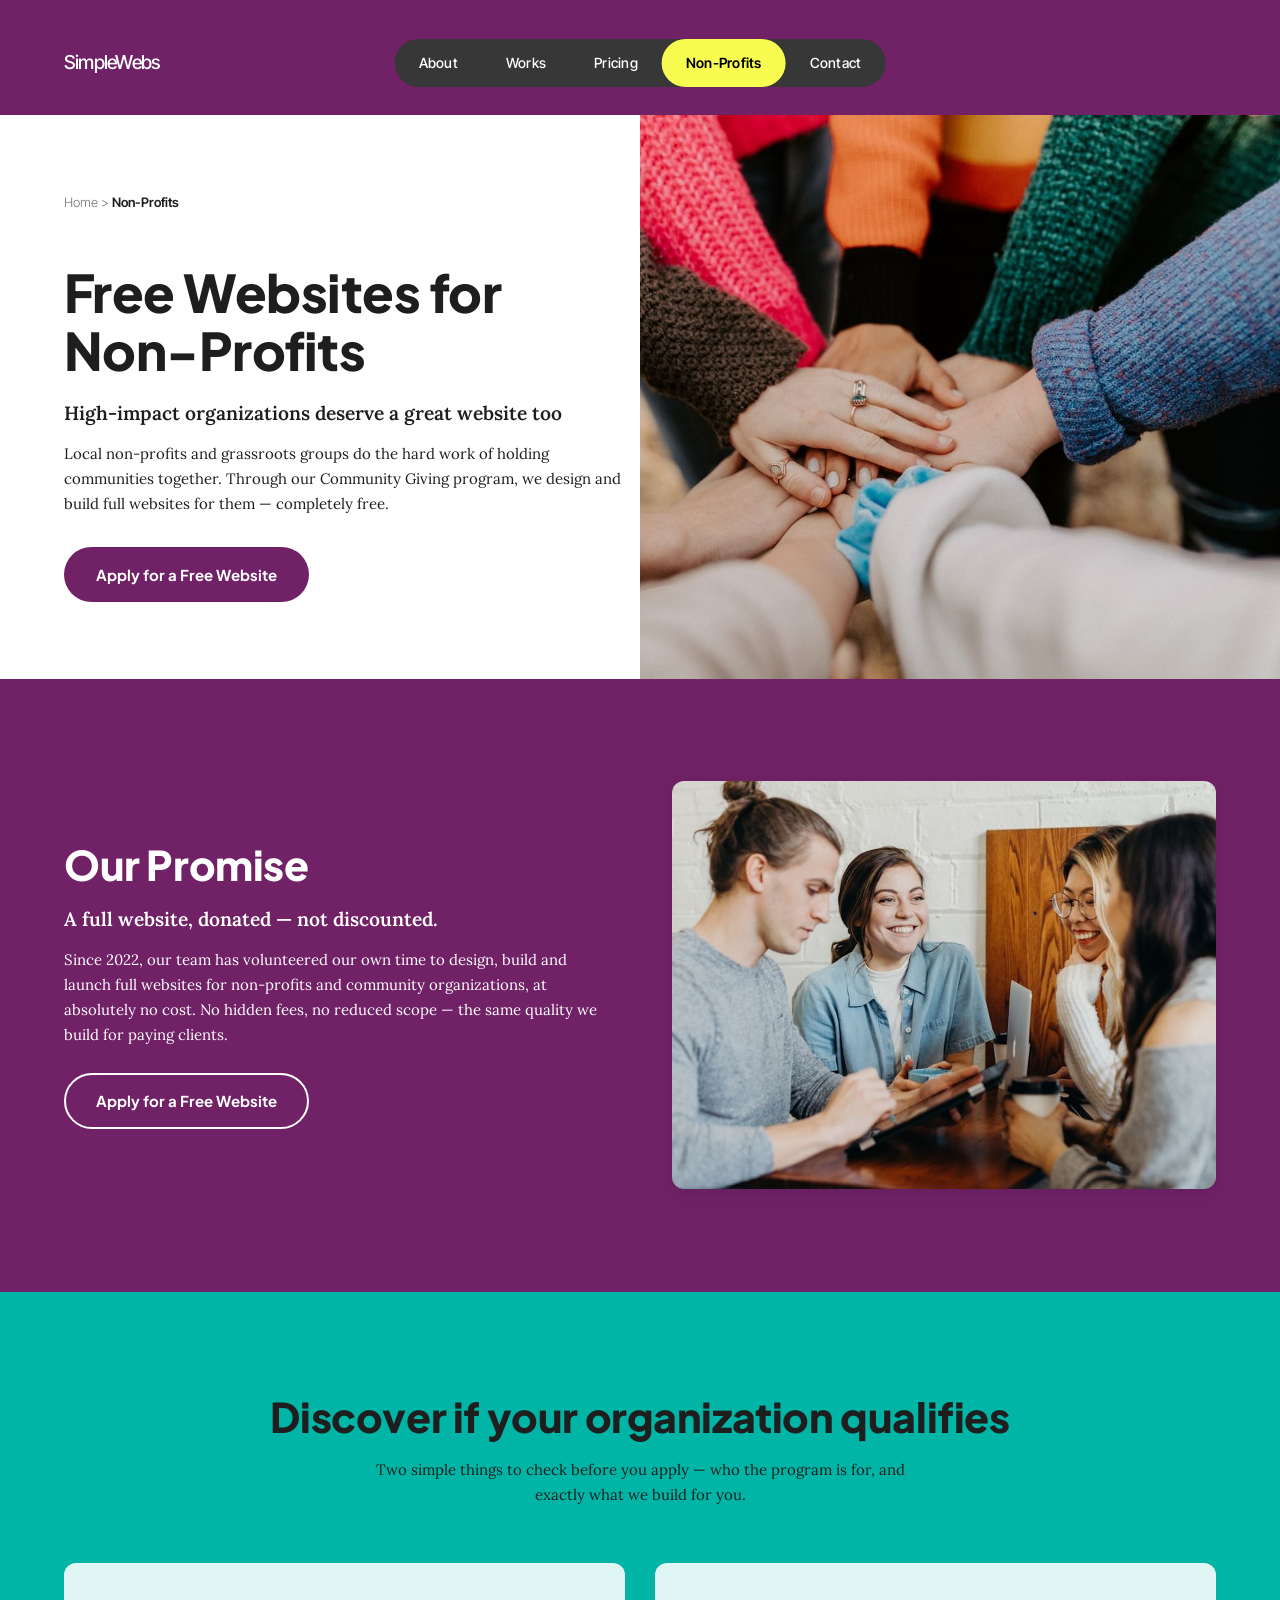
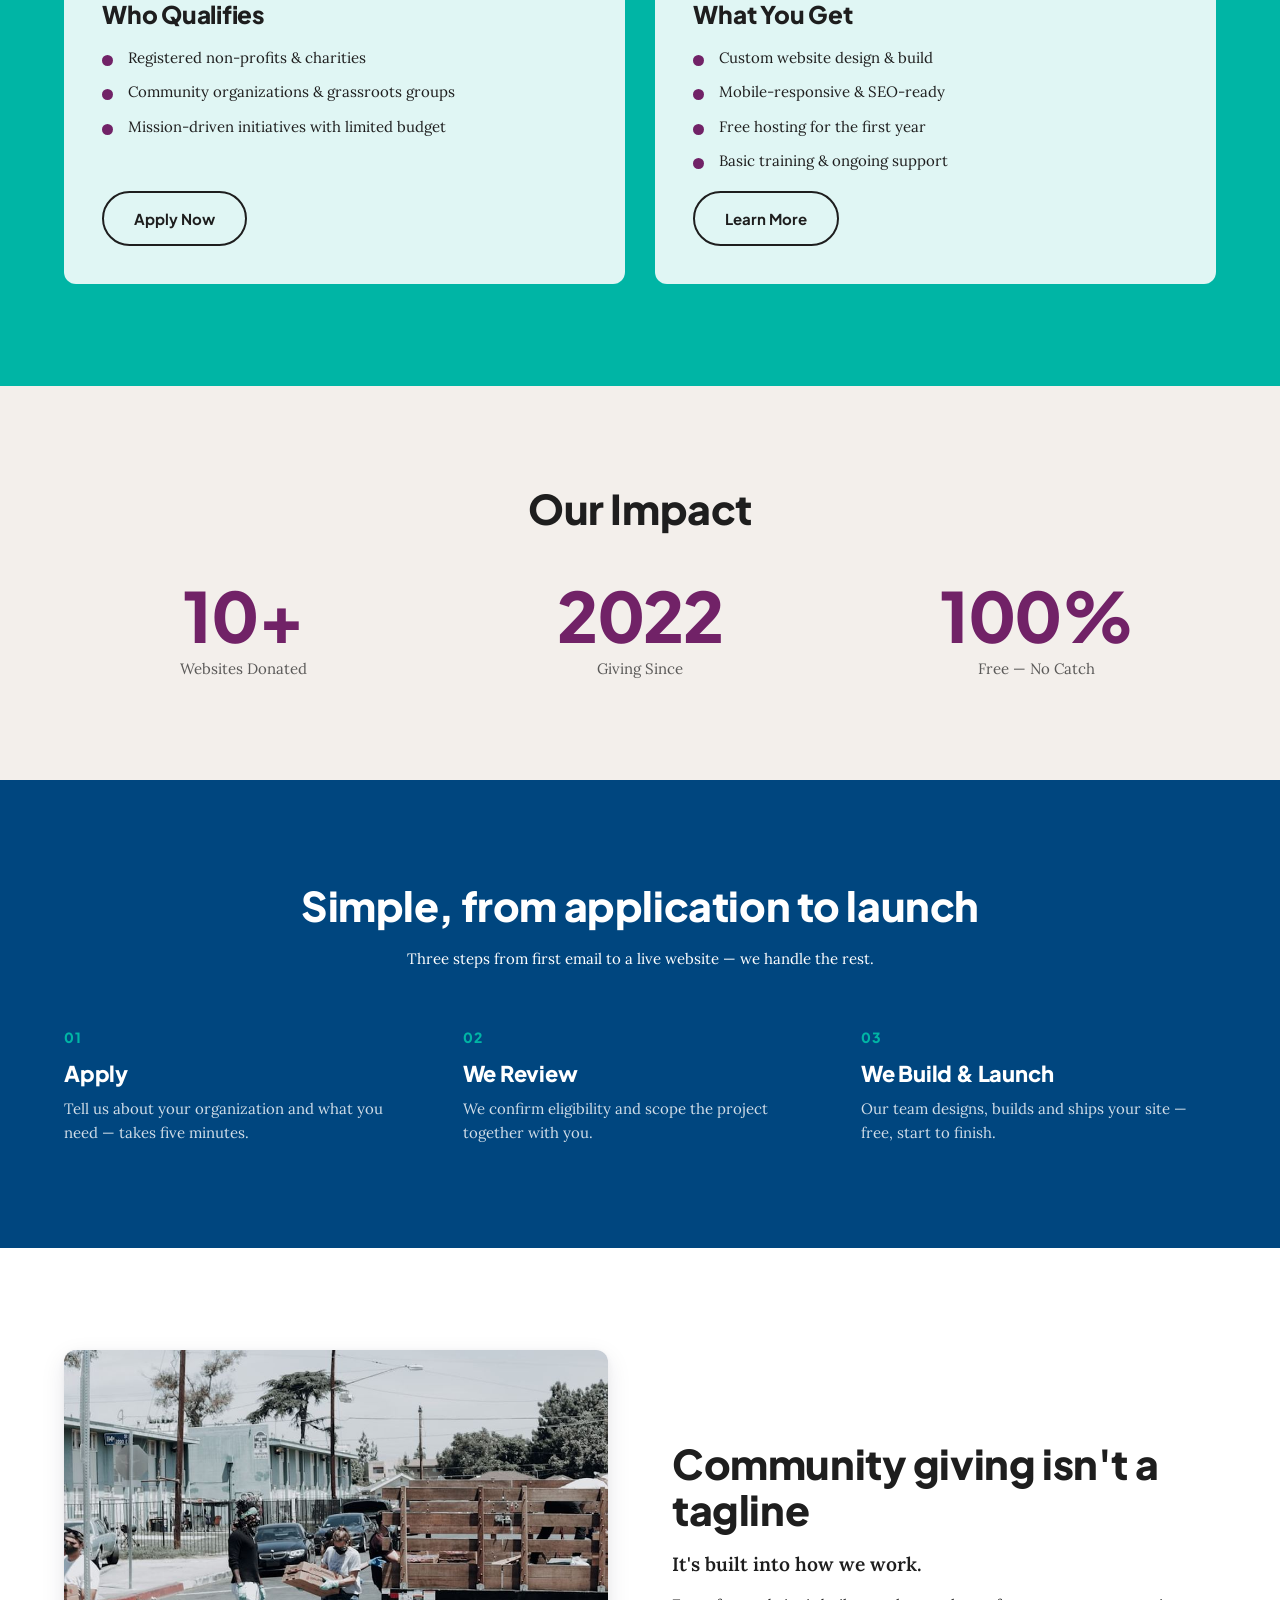
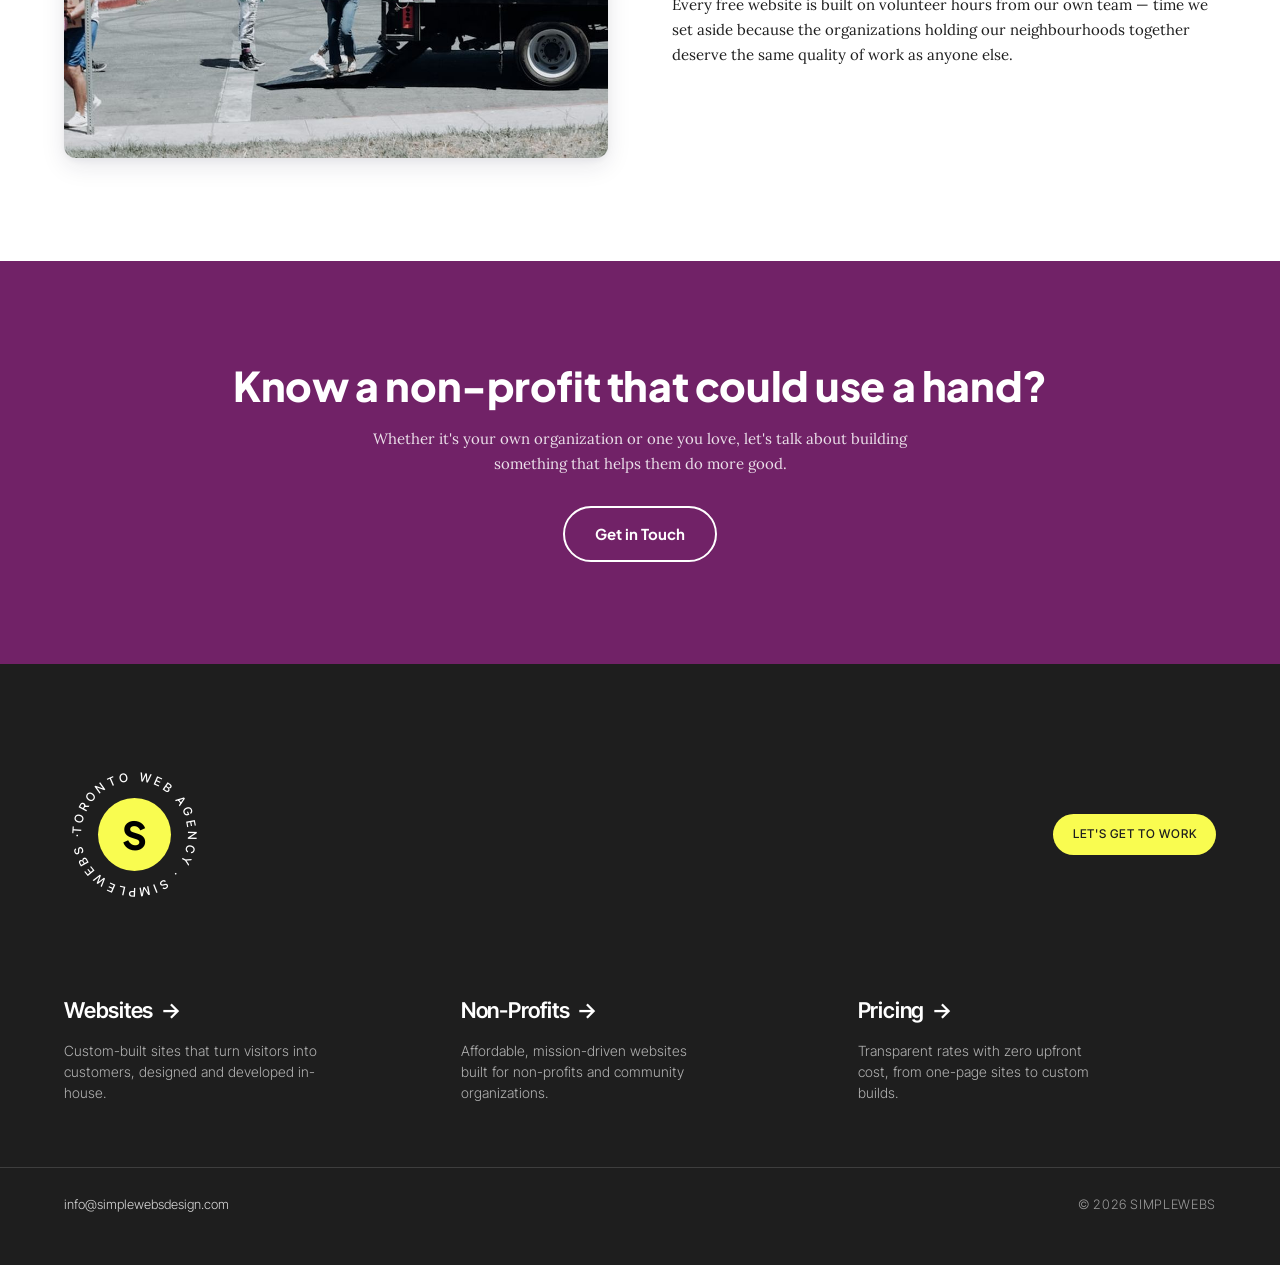
<file: nonprofit.html>
<!DOCTYPE html>
<html lang="en">
<head>
<meta charset="utf-8">
<meta name="viewport" content="width=device-width, initial-scale=1">
<title>Free Websites for Non-Profits — SimpleWebs</title>
<meta name="description" content="SimpleWebs designs and builds full websites for free for non-profits and community organizations, as part of our community giving program.">
<link rel="canonical" href="https://simplewebsdesign.com/nonprofit">
<link rel="icon" href="assets/favicon.svg" type="image/svg+xml">
<link rel="icon" href="assets/favicon-96.png" type="image/png" sizes="96x96">
<link rel="apple-touch-icon" href="assets/apple-touch-icon.png">

<!-- ── Social share (Kakao / Threads / Slack / iMessage) ── -->
<meta property="og:type" content="website">
<meta property="og:site_name" content="SimpleWebs">
<meta property="og:locale" content="en_CA">
<meta property="og:url" content="https://simplewebsdesign.com/nonprofit">
<meta property="og:title" content="Free Websites for Non-Profits — SimpleWebs">
<meta property="og:description" content="SimpleWebs designs and builds full websites for free for non-profits and community organizations, as part of our community giving program.">
<meta property="og:image" content="https://simplewebsdesign.com/assets/og-image.png">
<meta property="og:image:secure_url" content="https://simplewebsdesign.com/assets/og-image.png">
<meta property="og:image:type" content="image/png">
<meta property="og:image:width" content="1200">
<meta property="og:image:height" content="630">
<meta property="og:image:alt" content="SimpleWebs — Website Design &amp; Development">
<meta name="twitter:card" content="summary_large_image">
<meta name="twitter:title" content="Free Websites for Non-Profits — SimpleWebs">
<meta name="twitter:description" content="SimpleWebs designs and builds full websites for free for non-profits and community organizations, as part of our community giving program.">
<meta name="twitter:image" content="https://simplewebsdesign.com/assets/og-image.png">
<meta name="theme-color" content="#1e1e1e">
<link rel="preconnect" href="https://fonts.googleapis.com">
<link rel="preconnect" href="https://fonts.gstatic.com" crossorigin>
<link href="https://fonts.googleapis.com/css2?family=Inter+Tight:wght@300;400;500;600&family=Plus+Jakarta+Sans:wght@500;600;700;800&family=Fraunces:opsz,wght@9..144,500&family=Lora:ital,wght@0,400;0,600;1,400&display=swap" rel="stylesheet">
<link rel="stylesheet" href="css/style.css">

<!-- ── Google Analytics (gtag.js) ── -->
<script async src="https://www.googletagmanager.com/gtag/js?id=G-V99NLMJCMZ"></script>
<script>
  window.dataLayer = window.dataLayer || [];
  function gtag(){dataLayer.push(arguments);}
  gtag('js', new Date());

  gtag('config', 'G-V99NLMJCMZ');
</script>
</head>
<body>

<!-- ══════════ LOADER ══════════ -->
<div class="loader" id="loader" aria-hidden="true">
  <span class="loader-word">SimpleWebs</span>
</div>

<!-- ══════════ NAV ══════════ -->
<header class="nav" id="nav">
  <a class="wordmark" href="/" aria-label="SimpleWebs home">SimpleWebs</a>
  <nav class="nav-menu" aria-label="Primary">
    <a href="/#stats" class="nav-link">About</a>
    <a href="/#work" class="nav-link">Works</a>
    <a href="/#pricing" class="nav-link">Pricing</a>
    <a href="/nonprofit" class="nav-link active">Non-Profits</a>
    <a href="/contact" class="nav-link">Contact</a>
  </nav>
  <div class="nav-right">
    <button class="pill pill-menu" id="menuBtn" aria-expanded="false" aria-controls="menuOverlay" aria-label="Open menu">
      <svg class="hamburger-icon" viewBox="0 0 24 24" aria-hidden="true">
        <line x1="3" y1="6" x2="21" y2="6"></line>
        <line x1="3" y1="12" x2="21" y2="12"></line>
        <line x1="3" y1="18" x2="21" y2="18"></line>
      </svg>
    </button>
  </div>
</header>

<!-- ══════════ FULLSCREEN MENU OVERLAY ══════════ -->
<div class="menu-overlay" id="menuOverlay" role="dialog" aria-modal="true" aria-label="Main menu" hidden>
  <button class="pill pill-close" id="menuClose" aria-label="Close menu">
    <svg class="close-icon" viewBox="0 0 24 24" aria-hidden="true">
      <line x1="6" y1="6" x2="18" y2="18"></line>
      <line x1="18" y1="6" x2="6" y2="18"></line>
    </svg>
  </button>
  <nav class="menu-nav" aria-label="Primary">
    <a href="/#stats" class="menu-link"><span>About</span></a>
    <a href="/#work" class="menu-link"><span>Works</span></a>
    <a href="/#pricing" class="menu-link"><span>Pricing</span></a>
    <a href="/nonprofit" class="menu-link active" aria-current="true"><span>Non-Profits</span></a>
    <a href="/contact" class="menu-link"><span>Contact</span></a>
  </nav>
  <div class="menu-cards">
    <a class="menu-card" href="/contact">
      <span class="menu-card-title">Get a quote</span>
      <span class="menu-card-sub">Have a website in mind?</span>
      <span class="menu-card-body">Let's get you accurate numbers, strategic ideas — let's co-create your site, today.</span>
    </a>
    <a class="menu-card" href="/nonprofit">
      <span class="menu-card-title">Non-Profit?</span>
      <span class="menu-card-sub">We'll build it for free</span>
      <span class="menu-card-body">Community giving is built into how we work — see if you qualify.</span>
    </a>
  </div>
</div>

<main id="top" class="np-page">

  <!-- ══════════ 1 · HERO — split white copy / full-bleed photo ══════════ -->
  <section class="np-hero" aria-label="Free websites for non-profits">
    <div class="np-hero-copy">
      <div class="np-hero-inner">
        <p class="np-crumb" data-reveal>Home &gt; <strong>Non-Profits</strong></p>
        <h1 class="np-h1" data-reveal>Free Websites for<br>Non-Profits</h1>
        <p class="np-lede" data-reveal>High-impact organizations deserve a great website too</p>
        <p class="np-body" data-reveal>Local non-profits and grassroots groups do the hard work of holding communities together. Through our Community Giving program, we design and build full websites for them — completely free.</p>
        <a class="np-btn np-btn-solid" href="/contact" data-reveal>Apply for a Free Website</a>
      </div>
    </div>
    <div class="np-hero-photo">
      <img src="assets/nonprofit/hero-community.jpg" alt="Volunteers joining hands together at a community event" loading="eager">
    </div>
  </section>

  <!-- ══════════ 2 · OUR PROMISE — plum band ══════════ -->
  <section class="np-plum" aria-label="Our promise">
    <div class="wrap np-split">
      <div class="np-split-copy">
        <h2 class="np-h2" data-reveal>Our Promise</h2>
        <p class="np-lede" data-reveal>A full website, donated — not discounted.</p>
        <p class="np-body" data-reveal>Since 2022, our team has volunteered our own time to design, build and launch full websites for non-profits and community organizations, at absolutely no cost. No hidden fees, no reduced scope — the same quality we build for paying clients.</p>
        <a class="np-btn np-btn-ghost" href="/contact" data-reveal>Apply for a Free Website</a>
      </div>
      <figure class="np-split-photo" data-reveal>
        <img src="assets/nonprofit/team-collab.jpg" alt="A small team working together around a table on a website project" loading="lazy">
      </figure>
    </div>
  </section>

  <!-- ══════════ 3 · THE PROGRAM — teal band ══════════ -->
  <section class="np-teal" aria-label="Who qualifies and what's included">
    <div class="wrap">
      <h2 class="np-h2 np-center" data-reveal>Discover if your organization qualifies</h2>
      <p class="np-body np-center np-narrow" data-reveal>Two simple things to check before you apply — who the program is for, and exactly what we build for you.</p>
      <div class="np-cards">
        <div class="np-card" data-reveal>
          <h3>Who Qualifies</h3>
          <ul>
            <li>Registered non-profits &amp; charities</li>
            <li>Community organizations &amp; grassroots groups</li>
            <li>Mission-driven initiatives with limited budget</li>
          </ul>
          <a class="np-btn np-btn-ghost-dark" href="/contact">Apply Now</a>
        </div>
        <div class="np-card" data-reveal>
          <h3>What You Get</h3>
          <ul>
            <li>Custom website design &amp; build</li>
            <li>Mobile-responsive &amp; SEO-ready</li>
            <li>Free hosting for the first year</li>
            <li>Basic training &amp; ongoing support</li>
          </ul>
          <a class="np-btn np-btn-ghost-dark" href="/contact">Learn More</a>
        </div>
      </div>
    </div>
  </section>

  <!-- ══════════ 4 · IMPACT ══════════ -->
  <section class="np-impact" aria-label="Our community impact">
    <div class="wrap">
      <h2 class="np-h2 np-center" data-reveal>Our Impact</h2>
      <div class="np-impact-grid">
        <div class="np-impact-stat" data-reveal>
          <span class="np-impact-num">10+</span>
          <span class="np-impact-label">Websites Donated</span>
        </div>
        <div class="np-impact-stat" data-reveal>
          <span class="np-impact-num">2022</span>
          <span class="np-impact-label">Giving Since</span>
        </div>
        <div class="np-impact-stat" data-reveal>
          <span class="np-impact-num">100%</span>
          <span class="np-impact-label">Free — No Catch</span>
        </div>
      </div>
    </div>
  </section>

  <!-- ══════════ 5 · HOW IT WORKS — navy band ══════════ -->
  <section class="np-navy" aria-label="How it works">
    <div class="wrap">
      <h2 class="np-h2 np-center" data-reveal>Simple, from application to launch</h2>
      <p class="np-body np-center np-narrow" data-reveal>Three steps from first email to a live website — we handle the rest.</p>
      <div class="np-steps-grid">
        <div class="np-step" data-reveal>
          <span class="np-step-num">01</span>
          <h3>Apply</h3>
          <p>Tell us about your organization and what you need — takes five minutes.</p>
        </div>
        <div class="np-step" data-reveal>
          <span class="np-step-num">02</span>
          <h3>We Review</h3>
          <p>We confirm eligibility and scope the project together with you.</p>
        </div>
        <div class="np-step" data-reveal>
          <span class="np-step-num">03</span>
          <h3>We Build &amp; Launch</h3>
          <p>Our team designs, builds and ships your site — free, start to finish.</p>
        </div>
      </div>
    </div>
  </section>

  <!-- ══════════ 6 · COMMUNITY GIVING — split with photo ══════════ -->
  <section class="np-white" aria-label="Community giving">
    <div class="wrap np-split np-split-flip">
      <figure class="np-split-photo" data-reveal>
        <img src="assets/nonprofit/food-drive.jpg" alt="Community volunteers unloading donations at a neighbourhood food drive" loading="lazy">
      </figure>
      <div class="np-split-copy">
        <h2 class="np-h2" data-reveal>Community giving isn't a tagline</h2>
        <p class="np-lede" data-reveal>It's built into how we work.</p>
        <p class="np-body" data-reveal>Every free website is built on volunteer hours from our own team — time we set aside because the organizations holding our neighbourhoods together deserve the same quality of work as anyone else.</p>
      </div>
    </div>
  </section>

  <!-- ══════════ 7 · CLOSING CTA — plum band ══════════ -->
  <section class="np-plum np-cta" aria-label="Get in touch about a non-profit website">
    <div class="wrap">
      <h2 class="np-h2 np-center" data-reveal>Know a non-profit that could use a hand?</h2>
      <p class="np-body np-center np-narrow" data-reveal>Whether it's your own organization or one you love, let's talk about building something that helps them do more good.</p>
      <div class="np-center" data-reveal><a class="np-btn np-btn-ghost" href="/contact">Get in Touch</a></div>
    </div>
  </section>

</main>

<!-- ══════════ FOOTER ══════════ -->
<footer class="footer" aria-label="Footer">
  <div class="wrap footer-top">
    <span class="badge badge-lg" aria-hidden="true">
      <svg viewBox="0 0 100 100" aria-hidden="true">
        <defs><path id="fbadge" d="M50,50 m-38,0 a38,38 0 1,1 76,0 a38,38 0 1,1 -76,0"></path></defs>
        <text><textPath href="#fbadge" textLength="238.76" lengthAdjust="spacing">TORONTO WEB AGENCY · SIMPLEWEBS · </textPath></text>
      </svg>
      <span class="badge-center">S</span>
    </span>
    <a class="pill pill-cta" href="mailto:info@simplewebsdesign.com" data-reveal>Let's Get To Work</a>
  </div>

  <div class="wrap footer-cols">
    <div class="footer-col-block" data-reveal>
      <a class="arrow-link arrow-link-light" href="/#work">Websites <span aria-hidden="true">&rarr;</span></a>
      <p>Custom-built sites that turn visitors into customers, designed and developed in-house.</p>
    </div>
    <div class="footer-col-block" data-reveal>
      <a class="arrow-link arrow-link-light" href="/nonprofit">Non-Profits <span aria-hidden="true">&rarr;</span></a>
      <p>Affordable, mission-driven websites built for non-profits and community organizations.</p>
    </div>
    <div class="footer-col-block" data-reveal>
      <a class="arrow-link arrow-link-light" href="/#pricing">Pricing <span aria-hidden="true">&rarr;</span></a>
      <p>Transparent rates with zero upfront cost, from one-page sites to custom builds.</p>
    </div>
  </div>

  <div class="wrap footer-legal">
    <a href="mailto:info@simplewebsdesign.com">info@simplewebsdesign.com</a>
    <span class="footer-copy">© <span id="year">2026</span> SimpleWebs</span>
  </div>
</footer>

<script src="js/main.js"></script>
</body>
</html>
</file>
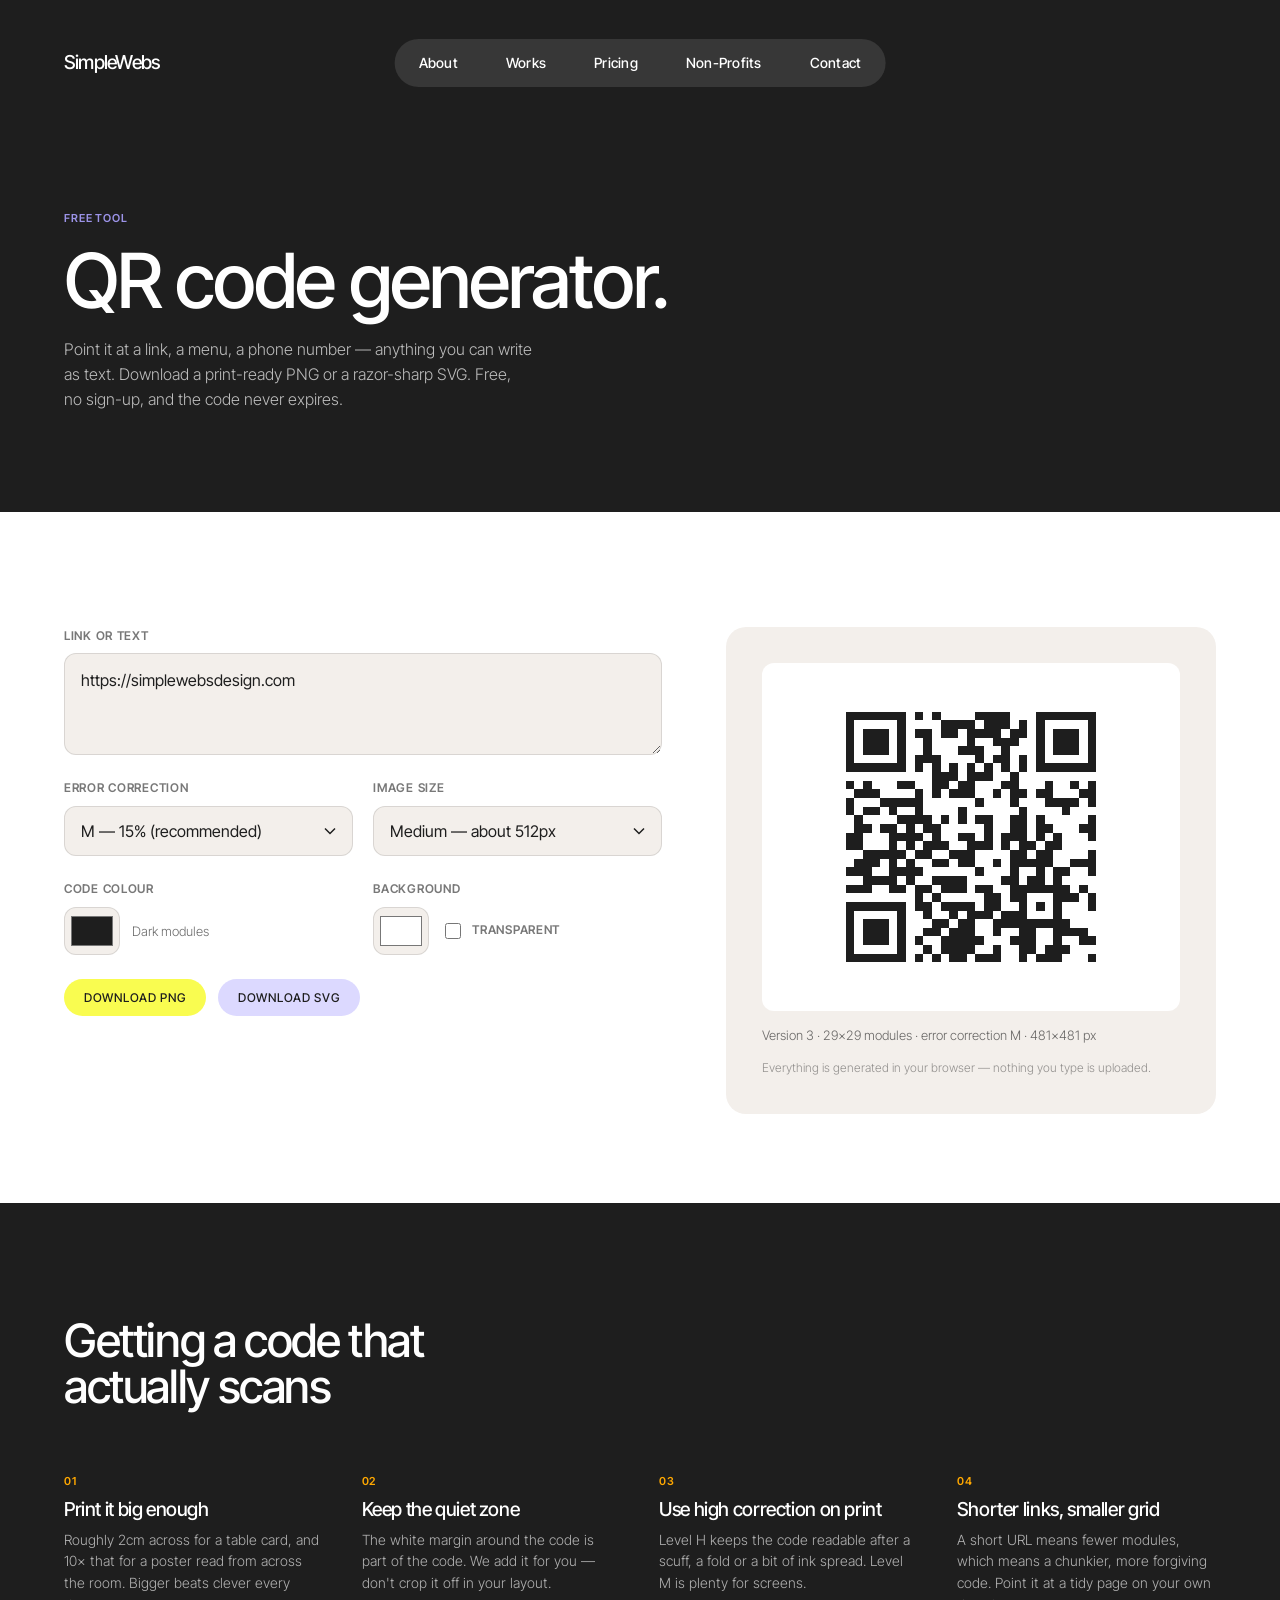
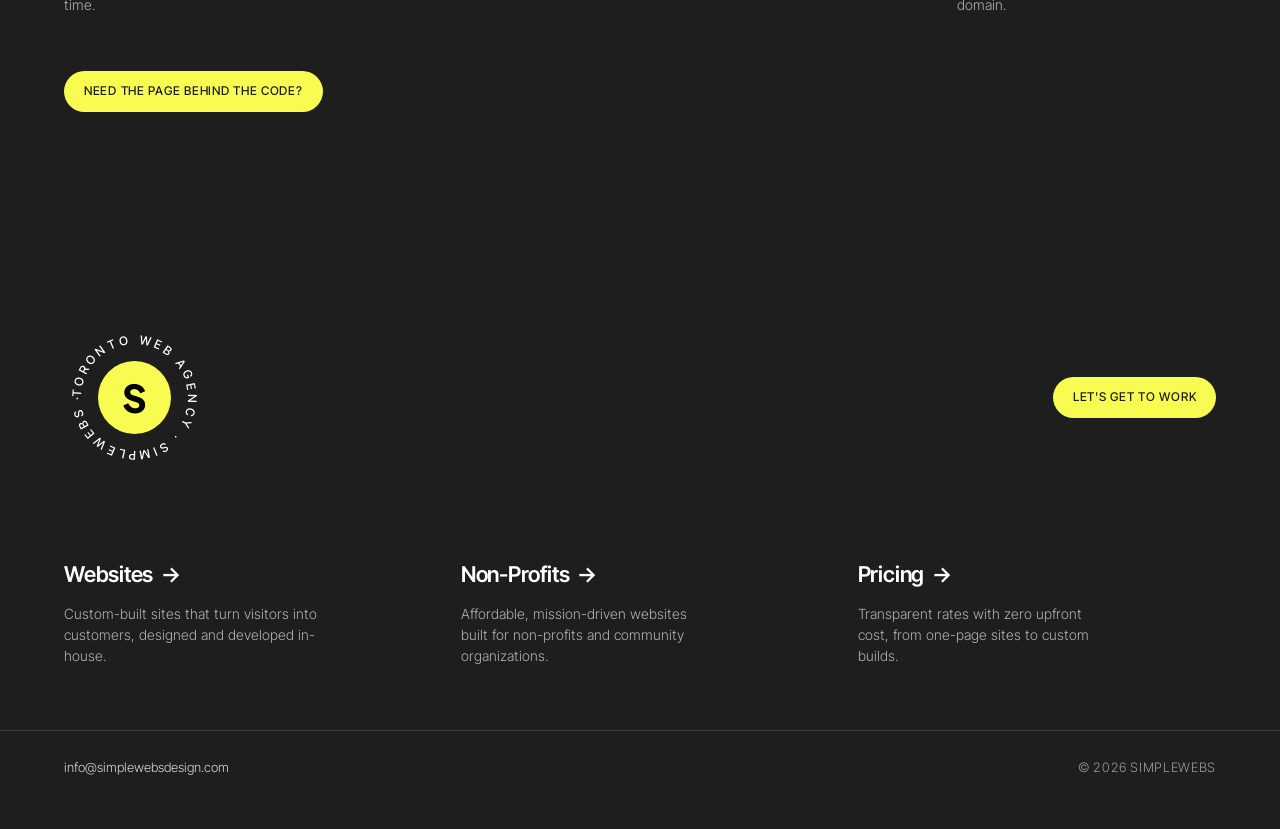
<file: qr.html>
<!DOCTYPE html>
<html lang="en">
<head>
<meta charset="utf-8">
<meta name="viewport" content="width=device-width, initial-scale=1">
<title>Free QR Code Generator — SimpleWebs</title>
<meta name="description" content="Make a free, high-resolution QR code for any link or text. Pick your colours and error correction, then download a PNG or SVG. No sign-up, no tracking, no expiry.">
<link rel="canonical" href="https://simplewebsdesign.com/qr">
<link rel="icon" href="assets/favicon.svg" type="image/svg+xml">
<link rel="icon" href="assets/favicon-96.png" type="image/png" sizes="96x96">
<link rel="apple-touch-icon" href="assets/apple-touch-icon.png">

<!-- ── Social share (Kakao / Threads / Slack / iMessage) ── -->
<meta property="og:type" content="website">
<meta property="og:site_name" content="SimpleWebs">
<meta property="og:locale" content="en_CA">
<meta property="og:url" content="https://simplewebsdesign.com/qr">
<meta property="og:title" content="Free QR Code Generator — SimpleWebs">
<meta property="og:description" content="Make a free, high-resolution QR code for any link or text. Pick your colours and error correction, then download a PNG or SVG.">
<meta property="og:image" content="https://simplewebsdesign.com/assets/og-image.png">
<meta property="og:image:secure_url" content="https://simplewebsdesign.com/assets/og-image.png">
<meta property="og:image:type" content="image/png">
<meta property="og:image:width" content="1200">
<meta property="og:image:height" content="630">
<meta property="og:image:alt" content="SimpleWebs — Website Design &amp; Development">
<meta name="twitter:card" content="summary_large_image">
<meta name="twitter:title" content="Free QR Code Generator — SimpleWebs">
<meta name="twitter:description" content="Make a free, high-resolution QR code for any link or text. Pick your colours and error correction, then download a PNG or SVG.">
<meta name="twitter:image" content="https://simplewebsdesign.com/assets/og-image.png">
<meta name="theme-color" content="#1e1e1e">
<link rel="preconnect" href="https://fonts.googleapis.com">
<link rel="preconnect" href="https://fonts.gstatic.com" crossorigin>
<link href="https://fonts.googleapis.com/css2?family=Inter+Tight:wght@300;400;500;600&family=Plus+Jakarta+Sans:wght@500;600;700&family=Fraunces:opsz,wght@9..144,500&display=swap" rel="stylesheet">
<link rel="stylesheet" href="css/style.css">

<!-- ── Google Analytics (gtag.js) ── -->
<script async src="https://www.googletagmanager.com/gtag/js?id=G-V99NLMJCMZ"></script>
<script>
  window.dataLayer = window.dataLayer || [];
  function gtag(){dataLayer.push(arguments);}
  gtag('js', new Date());

  gtag('config', 'G-V99NLMJCMZ');
</script>
</head>
<body>

<!-- ══════════ LOADER ══════════ -->
<div class="loader" id="loader" aria-hidden="true">
  <span class="loader-word">SimpleWebs</span>
</div>

<!-- ══════════ NAV ══════════ -->
<header class="nav" id="nav">
  <a class="wordmark" href="/" aria-label="SimpleWebs home">SimpleWebs</a>
  <nav class="nav-menu" aria-label="Primary">
    <a href="/#stats" class="nav-link">About</a>
    <a href="/#work" class="nav-link">Works</a>
    <a href="/#pricing" class="nav-link">Pricing</a>
    <a href="/nonprofit" class="nav-link">Non-Profits</a>
    <a href="/contact" class="nav-link">Contact</a>
  </nav>
  <div class="nav-right">
    <button class="pill pill-menu" id="menuBtn" aria-expanded="false" aria-controls="menuOverlay" aria-label="Open menu">
      <svg class="hamburger-icon" viewBox="0 0 24 24" aria-hidden="true">
        <line x1="3" y1="6" x2="21" y2="6"></line>
        <line x1="3" y1="12" x2="21" y2="12"></line>
        <line x1="3" y1="18" x2="21" y2="18"></line>
      </svg>
    </button>
  </div>
</header>

<!-- ══════════ FULLSCREEN MENU OVERLAY ══════════ -->
<div class="menu-overlay" id="menuOverlay" role="dialog" aria-modal="true" aria-label="Main menu" hidden>
  <button class="pill pill-close" id="menuClose" aria-label="Close menu">
    <svg class="close-icon" viewBox="0 0 24 24" aria-hidden="true">
      <line x1="6" y1="6" x2="18" y2="18"></line>
      <line x1="18" y1="6" x2="6" y2="18"></line>
    </svg>
  </button>
  <nav class="menu-nav" aria-label="Primary">
    <a href="/#stats" class="menu-link"><span>About</span></a>
    <a href="/#work" class="menu-link"><span>Works</span></a>
    <a href="/#pricing" class="menu-link"><span>Pricing</span></a>
    <a href="/nonprofit" class="menu-link"><span>Non-Profits</span></a>
    <a href="/contact" class="menu-link"><span>Contact</span></a>
    <a href="/qr" class="menu-link active" aria-current="true"><span>QR Generator</span></a>
  </nav>
  <div class="menu-cards">
    <a class="menu-card" href="mailto:info@simplewebsdesign.com">
      <span class="menu-card-title">Email us</span>
      <span class="menu-card-sub">info@simplewebsdesign.com</span>
      <span class="menu-card-body">Prefer email? Send your project details straight to our inbox.</span>
    </a>
    <a class="menu-card" href="https://open.kakao.com/o/sGN3GFHe" target="_blank" rel="noopener">
      <span class="menu-card-title">KakaoTalk</span>
      <span class="menu-card-sub">Chat with us directly</span>
      <span class="menu-card-body">Open the chat room and message us any time.</span>
    </a>
  </div>
</div>

<main id="top">

  <!-- ══════════ 1 · HERO ══════════ -->
  <section class="page-hero" aria-label="QR code generator">
    <div class="wrap">
      <p class="page-hero-eyebrow" data-reveal>Free tool</p>
      <h1 class="page-hero-title" data-reveal>QR code generator.</h1>
      <p class="page-hero-sub" data-reveal>Point it at a link, a menu, a phone number — anything you can write as text. Download a print-ready PNG or a razor-sharp SVG. Free, no sign-up, and the code never expires.</p>
    </div>
  </section>

  <!-- ══════════ 2 · GENERATOR ══════════ -->
  <section class="qr-section" aria-label="Generate a QR code">
    <div class="wrap qr-grid">

      <form class="qr-form" id="qrForm" novalidate>
        <div class="form-field">
          <label for="qrContent">Link or text</label>
          <textarea id="qrContent" name="content" rows="3" spellcheck="false"
                    placeholder="https://simplewebsdesign.com">https://simplewebsdesign.com</textarea>
        </div>

        <div class="qr-options">
          <div class="form-field">
            <label for="qrEcc">Error correction</label>
            <select id="qrEcc" name="ecc">
              <option value="L">L — 7% recoverable</option>
              <option value="M" selected>M — 15% (recommended)</option>
              <option value="Q">Q — 25%</option>
              <option value="H">H — 30% (print &amp; stickers)</option>
            </select>
          </div>

          <div class="form-field">
            <label for="qrSize">Image size</label>
            <select id="qrSize" name="size">
              <option value="256">Small — about 256px</option>
              <option value="512" selected>Medium — about 512px</option>
              <option value="1024">Large — about 1024px</option>
              <option value="2048">Print — about 2048px</option>
            </select>
          </div>
        </div>

        <div class="qr-options">
          <div class="form-field">
            <label for="qrDark">Code colour</label>
            <div class="qr-color">
              <input type="color" id="qrDark" name="dark" value="#1e1e1e">
              <span class="qr-color-hint">Dark modules</span>
            </div>
          </div>

          <div class="form-field">
            <label for="qrLight">Background</label>
            <div class="qr-color">
              <input type="color" id="qrLight" name="light" value="#ffffff">
              <label class="qr-check" for="qrTransparent">
                <input type="checkbox" id="qrTransparent" name="transparent">
                <span>Transparent</span>
              </label>
            </div>
          </div>
        </div>

        <div class="qr-actions">
          <button type="button" class="pill pill-cta" id="qrPng">Download PNG</button>
          <button type="button" class="pill qr-btn-alt" id="qrSvg">Download SVG</button>
        </div>

        <p class="qr-note" id="qrNote" role="status" aria-live="polite"></p>
      </form>

      <aside class="qr-preview" aria-label="Preview">
        <div class="qr-canvas-wrap">
          <canvas id="qrCanvas" role="img" aria-label="QR code preview"></canvas>
        </div>
        <p class="qr-meta" id="qrMeta"></p>
        <p class="qr-privacy">Everything is generated in your browser — nothing you type is uploaded.</p>
      </aside>

    </div>
  </section>

  <!-- ══════════ 3 · TIPS ══════════ -->
  <section class="qr-tips" aria-label="Tips for QR codes that scan">
    <div class="wrap">
      <h2 class="qr-tips-h" data-reveal>Getting a code that actually scans</h2>
      <div class="qr-tips-grid">
        <div class="qr-tip" data-reveal>
          <span class="qr-tip-n">01</span>
          <h3>Print it big enough</h3>
          <p>Roughly 2cm across for a table card, and 10× that for a poster read from across the room. Bigger beats clever every time.</p>
        </div>
        <div class="qr-tip" data-reveal>
          <span class="qr-tip-n">02</span>
          <h3>Keep the quiet zone</h3>
          <p>The white margin around the code is part of the code. We add it for you — don't crop it off in your layout.</p>
        </div>
        <div class="qr-tip" data-reveal>
          <span class="qr-tip-n">03</span>
          <h3>Use high correction on print</h3>
          <p>Level H keeps the code readable after a scuff, a fold or a bit of ink spread. Level M is plenty for screens.</p>
        </div>
        <div class="qr-tip" data-reveal>
          <span class="qr-tip-n">04</span>
          <h3>Shorter links, smaller grid</h3>
          <p>A short URL means fewer modules, which means a chunkier, more forgiving code. Point it at a tidy page on your own domain.</p>
        </div>
      </div>
      <a class="pill pill-cta qr-tips-cta" href="/contact" data-reveal>Need the page behind the code?</a>
    </div>
  </section>

</main>

<!-- ══════════ FOOTER ══════════ -->
<footer class="footer" aria-label="Footer">
  <div class="wrap footer-top">
    <span class="badge badge-lg" aria-hidden="true">
      <svg viewBox="0 0 100 100" aria-hidden="true">
        <defs><path id="fbadge" d="M50,50 m-38,0 a38,38 0 1,1 76,0 a38,38 0 1,1 -76,0"></path></defs>
        <text><textPath href="#fbadge" textLength="238.76" lengthAdjust="spacing">TORONTO WEB AGENCY · SIMPLEWEBS · </textPath></text>
      </svg>
      <span class="badge-center">S</span>
    </span>
    <a class="pill pill-cta" href="mailto:info@simplewebsdesign.com" data-reveal>Let's Get To Work</a>
  </div>

  <div class="wrap footer-cols">
    <div class="footer-col-block" data-reveal>
      <a class="arrow-link arrow-link-light" href="/#work">Websites <span aria-hidden="true">&rarr;</span></a>
      <p>Custom-built sites that turn visitors into customers, designed and developed in-house.</p>
    </div>
    <div class="footer-col-block" data-reveal>
      <a class="arrow-link arrow-link-light" href="/nonprofit">Non-Profits <span aria-hidden="true">&rarr;</span></a>
      <p>Affordable, mission-driven websites built for non-profits and community organizations.</p>
    </div>
    <div class="footer-col-block" data-reveal>
      <a class="arrow-link arrow-link-light" href="/#pricing">Pricing <span aria-hidden="true">&rarr;</span></a>
      <p>Transparent rates with zero upfront cost, from one-page sites to custom builds.</p>
    </div>
  </div>

  <div class="wrap footer-legal">
    <a href="mailto:info@simplewebsdesign.com">info@simplewebsdesign.com</a>
    <span class="footer-copy">© <span id="year">2026</span> SimpleWebs</span>
  </div>
</footer>

<script src="js/main.js"></script>
<script src="js/qrcode.js"></script>
<script src="js/qr.js"></script>
</body>
</html>
</file>
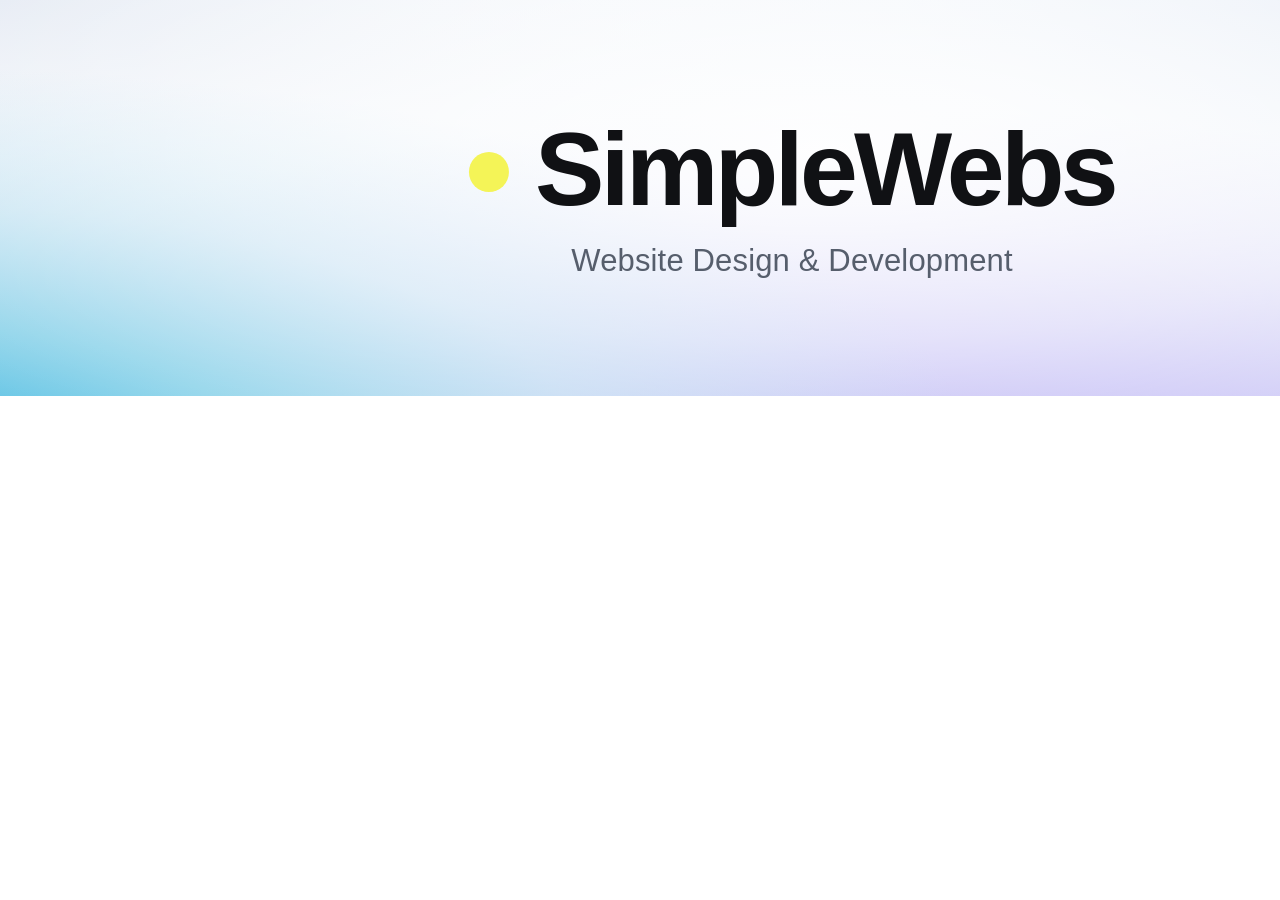
<file: assets/linkedin-banner.html>
<!doctype html>
<html>
<head>
<meta charset="utf-8">
<title>SimpleWebs — LinkedIn Banner</title>
<style>
  * { margin: 0; padding: 0; box-sizing: border-box; }
  html, body { width: 1584px; height: 396px; overflow: hidden; }

  .banner {
    position: relative;
    width: 1584px;
    height: 396px;
    overflow: hidden;
    background-color: #eef2f7;
    background-image:
      /* soft white core glow */
      radial-gradient(120% 150% at 52% 38%, rgba(255,255,255,0.95) 0%, rgba(255,255,255,0.55) 32%, rgba(255,255,255,0) 62%),
      /* cyan wash, bottom-left */
      radial-gradient(88% 125% at -6% 112%, #4dbde3 0%, #85d0e8 24%, rgba(174,218,238,0.7) 48%, rgba(255,255,255,0) 76%),
      /* lavender wash, bottom-center/right */
      radial-gradient(88% 118% at 56% 122%, #aca4ef 0%, #c2bcf5 28%, rgba(206,202,246,0.6) 54%, rgba(255,255,255,0) 80%),
      /* cool blue-grey top edges */
      radial-gradient(100% 90% at 100% 0%, #dbe4f2 0%, rgba(232,238,247,0.4) 45%, rgba(255,255,255,0) 75%),
      radial-gradient(90% 90% at 0% 0%, #e2e8f2 0%, rgba(238,242,248,0.4) 45%, rgba(255,255,255,0) 72%),
      linear-gradient(180deg, #f4f8fc 0%, #eef3f9 55%, #dfe3f3 100%);
    font-family: "Helvetica Neue", Helvetica, Arial, sans-serif;
    -webkit-font-smoothing: antialiased;
  }

  /* main lockup */
  .lockup {
    position: absolute;
    left: 50%;
    top: 50%;
    transform: translate(-50%, -50%);
    text-align: center;
    white-space: nowrap;
  }

  .wordmark {
    display: flex;
    align-items: center;
    justify-content: center;
    gap: 26px;
  }

  .dot {
    width: 40px;
    height: 40px;
    border-radius: 50%;
    background: #F4F457;
    flex: none;
    margin-top: 6px;
  }

  .name {
    font-size: 104px;
    font-weight: 700;
    letter-spacing: -0.035em;
    color: #101114;
    line-height: 1;
  }

  .tagline {
    margin-top: 22px;
    font-size: 31px;
    font-weight: 400;
    letter-spacing: 0.005em;
    color: #565e6c;
  }

  /* salesforce mark, top-right corner */
  .sf {
    position: absolute;
    top: 40px;
    right: 46px;
    width: 128px;
    height: auto;
    display: block;
  }
</style>
</head>
<body>
  <div class="banner">
    <div class="lockup">
      <div class="wordmark">
        <span class="dot"></span>
        <span class="name">SimpleWebs</span>
      </div>
      <div class="tagline">Website Design &amp; Development</div>
    </div>
    <img class="sf" src="salesforce-logo.png" alt="Salesforce">
  </div>
</body>
</html>
</file>
<file: css/style.css>
/* ============================================================
   SimpleWebs — Website Design & Development
   Tokens → Base → Loader → Nav → Menu → Hero → Statement →
   Work → Logos → Pricing → Stats →
   Footer → Motion → Responsive
   ============================================================ */

/* ══════════ TOKENS ══════════ */
:root {
  --bg-primary: #ffffff;
  --text-primary: #1e1e1e;
  --accent: #ffa800;
  --lemon: #f9fc50;
  --periwinkle: #9c93e8;
  --dark: #1e1e1e;
  --dark-2: #141414;
  --cream: #f3efeb;
  --lavender-50: rgba(221, 217, 255, .5);

  --card-ecru: #f3efeb;
  --card-accent-pale: #ffeacc;
  --card-lavender: #dcd9ff;
  --card-peach: #ffdfc2;

  --r-sm: 12px;
  --r-md: 20px;
  --r-pill: 999px;

  --sh-1: 0 1px 2px rgba(30, 28, 60, .06), 0 2px 8px rgba(30, 28, 60, .05);
  --sh-2: 0 8px 24px rgba(30, 28, 60, .1), 0 2px 6px rgba(30, 28, 60, .06);
  --sh-3: 0 30px 70px rgba(30, 28, 60, .22), 0 8px 20px rgba(30, 28, 60, .12);

  --ease: cubic-bezier(.22, 1, .36, 1);
  --ease-out: cubic-bezier(.16, 1, .3, 1);

  --pad-band: clamp(96px, 16vw, 240px);
  --gutter: clamp(20px, 5vw, 96px);
  --maxw: 1440px;
}

/* ══════════ BASE ══════════ */
*, *:before, *:after { box-sizing: border-box; }

html { -webkit-text-size-adjust: 100%; overflow-x: clip; scroll-behavior: smooth; }

body {
  margin: 0;
  background: var(--bg-primary);
  color: var(--text-primary);
  font-family: "Inter Tight", "Helvetica Neue", Arial, sans-serif;
  font-weight: 300;
  font-size: clamp(15px, 1.05vw, 18px);
  line-height: 1.55;
  -webkit-font-smoothing: antialiased;
  text-rendering: optimizeLegibility;
  overflow-x: clip;
}

img { max-width: 100%; display: block; }
a { color: inherit; text-decoration: none; }
button { font-family: inherit; cursor: pointer; border: 0; background: none; color: inherit; }
h1, h2, h3, h4 { margin: 0; font-weight: 500; letter-spacing: -.03em; line-height: .98; }
p { margin: 0; }
ul { margin: 0; padding: 0; list-style: none; }

::selection { background: var(--accent); color: var(--dark); }
:focus-visible { outline: 2px solid var(--periwinkle); outline-offset: 3px; border-radius: 4px; }
.pill:focus-visible, .pill-cta:focus-visible { outline-color: var(--dark); }

.wrap { max-width: var(--maxw); margin: 0 auto; padding-inline: var(--gutter); }

.serif-accent {
  font-family: Fraunces, Georgia, serif;
  font-weight: 500;
  font-size: clamp(19px, 2.3vw, 27px);
  letter-spacing: -1px;
  line-height: 1.05;
}

/* ══════════ LOADER ══════════ */
.loader {
  position: fixed;
  inset: 0;
  z-index: 1000;
  background: var(--dark-2);
  display: grid;
  place-items: center;
  transition: opacity .7s var(--ease), visibility .7s var(--ease);
}
.loader.is-gone { opacity: 0; visibility: hidden; pointer-events: none; }
.loader-word {
  font-size: clamp(30px, 7vw, 64px);
  font-weight: 500;
  letter-spacing: -.04em;
  color: var(--accent);
  clip-path: inset(0 0 0 0);
  animation: loaderReveal 1s var(--ease) both;
}
@keyframes loaderReveal {
  0%  { clip-path: inset(0 100% 0 0); opacity: .3; }
  to  { clip-path: inset(0 0 0 0);    opacity: 1; }
}

/* ══════════ NAV ══════════ */
.nav {
  position: fixed;
  top: 0; left: 0; right: 0;
  z-index: 900;
  display: flex;
  align-items: center;
  justify-content: space-between;
  padding: 48px var(--gutter) 18px;
  transition: padding .4s var(--ease), background .4s var(--ease);
}
.nav.scrolled {
  padding-block: 12px;
  background: #ffffffb8;
  backdrop-filter: blur(12px);
  -webkit-backdrop-filter: blur(12px);
}
/* sits over the dark hero until the page scrolls */
.nav:not(.scrolled) .wordmark { color: #fff; }

/* centre nav pill group (garcy.studio .nav-menu) */
.nav-menu {
  z-index: 10;
  position: absolute;
  left: 50%;
  transform: translateX(-50%);
  background-color: #373737;
  border-radius: 100px;
  display: flex;
  justify-content: space-between;
  align-items: center;
  padding: 0;
}
.nav-link {
  color: #fff;
  letter-spacing: .25px;
  border-radius: 100px;
  display: flex;
  justify-content: center;
  align-items: center;
  padding: 16px 24px;
  font-size: 14px;
  font-weight: 500;
  line-height: 1.1;
  white-space: nowrap;
  transition: background-color .4s, color .4s;
}
.nav-link.active { background-color: var(--lemon); color: #000; font-weight: 600; }
.nav-link:hover { color: #000; background-color: var(--lemon); font-weight: 600; }
/* no outline box on click; keyboard users still get a ring */
.nav-link:focus { outline: none; }
.nav-link:focus-visible { outline: 2px solid var(--lemon); outline-offset: 3px; }
/* hovering a sibling hands the highlight over, so only one pill is lit at a time */
.nav-menu:has(.nav-link:hover) .nav-link.active:not(:hover) {
  background-color: transparent;
  color: #fff;
  font-weight: 500;
}

.nav-right { display: flex; align-items: center; gap: 12px; }
/* the Menu button only carries the overlay on narrow screens */
.nav-right .pill-menu { display: none; }

.wordmark {
  font-weight: 500;
  font-size: clamp(18px, 1.5vw, 21px);
  letter-spacing: -.04em;
  color: var(--dark);
}

/* Pills */
.pill {
  display: inline-flex;
  align-items: center;
  gap: .5em;
  font-size: 12px;
  font-weight: 500;
  text-transform: uppercase;
  letter-spacing: .06em;
  padding: 11px 20px;
  border-radius: var(--r-pill);
  background: var(--accent);
  color: var(--dark);
  transition: transform .35s var(--ease), background .35s var(--ease),
              color .35s var(--ease), box-shadow .35s var(--ease);
  will-change: transform;
}
.pill:hover { transform: translateY(-2px); box-shadow: var(--sh-2); }
.pill:active { transform: translateY(0); }
.pill-cta { background: var(--lemon); }
.pill-menu {
  background: var(--dark);
  padding: 13px;
  width: 42px;
  height: 42px;
}
.hamburger-icon { width: 18px; height: 18px; flex: none; }
.hamburger-icon line { stroke: var(--lemon); stroke-width: 2; stroke-linecap: round; }
.pill-ghost { background: transparent; border: 1px solid rgba(30, 30, 30, .34); color: var(--dark); }
.pill-ghost:hover { background: var(--dark); color: #fff; border-color: var(--dark); }
.pill-dark { background: var(--dark); color: #fff; }
.pill-dark:hover { background: var(--periwinkle); color: var(--dark); }
.pill-outline { background: transparent; border: 1px solid rgba(255, 255, 255, .55); color: #fff; }
.pill-outline-dark { background: transparent; border: 1px solid var(--periwinkle); color: var(--periwinkle); }
.pill-outline-dark:hover { background: var(--periwinkle); color: #fff; }
.pill-block { width: 100%; justify-content: center; }

/* ══════════ FULLSCREEN MENU ══════════ */
.menu-overlay {
  position: fixed;
  inset: 0;
  z-index: 1010;
  height: 100vh;
  height: 100dvh;
  background: var(--dark-2);
  color: #fff;
  display: grid;
  grid-template-columns: 1.3fr 1fr;
  gap: 40px;
  align-content: center;
  overflow-y: auto;
  overscroll-behavior: contain;
  padding: clamp(80px, 10vw, 140px) var(--gutter) 60px;
  opacity: 0;
  visibility: hidden;
  pointer-events: none;
  clip-path: inset(0 0 100% 0);
  transition: opacity .5s var(--ease), visibility .5s var(--ease), clip-path .7s var(--ease);
}
.menu-overlay.is-open { opacity: 1; visibility: visible; pointer-events: auto; clip-path: inset(0 0 0 0); }
/* mirrors the hamburger button it replaces: same circle, same lemon strokes */
.pill-close {
  position: absolute;
  top: 24px;
  right: var(--gutter);
  padding: 13px;
  width: 42px;
  height: 42px;
  background: #ffffff12;
  border: 1px solid rgba(255, 255, 255, .16);
}
.pill-close:hover { background: var(--lemon); border-color: var(--lemon); }
.close-icon { width: 18px; height: 18px; flex: none; }
.close-icon line { stroke: var(--lemon); stroke-width: 2; stroke-linecap: round; transition: stroke .35s var(--ease); }
.pill-close:hover .close-icon line { stroke: var(--dark); }
.menu-nav { display: flex; flex-direction: column; gap: 2px; }
.menu-link {
  font-size: clamp(30px, 5vw, 64px);
  font-weight: 500;
  letter-spacing: -.03em;
  line-height: 1.06;
  color: #fff;
  width: max-content;
  overflow: hidden;
}
.menu-link span { display: inline-block; position: relative; padding-bottom: 2px; }
.menu-link span:after {
  content: "";
  position: absolute;
  left: 0; bottom: 0;
  width: 100%; height: 2px;
  background: var(--lemon);
  transform: scaleX(0);
  transform-origin: right;
  transition: transform .5s var(--ease);
}
.menu-link:hover span { color: var(--lemon); }
.menu-link:hover span:after { transform: scaleX(1); transform-origin: left; }
/* current page stays lit, the way the desktop nav pill does */
.menu-link.active span { color: var(--lemon); }
.menu-link.active span:after { transform: scaleX(1); transform-origin: left; }

.menu-cards { display: flex; flex-direction: column; gap: 18px; justify-content: center; }
.menu-card {
  display: flex;
  flex-direction: column;
  gap: 6px;
  padding: 26px;
  border-radius: var(--r-md);
  background: #ffffff0d;
  border: 1px solid rgba(255, 255, 255, .12);
  transition: background .35s var(--ease), transform .35s var(--ease);
}
.menu-card:hover { background: #f9fc501f; border-color: rgba(249, 252, 80, .34); transform: translateY(-3px); }
.menu-card-title { font-size: 24px; font-weight: 500; letter-spacing: -.02em; }
.menu-card-sub { font-size: 15px; color: var(--lemon); }
.menu-card-body { font-size: 14px; color: #ffffffa6; line-height: 1.5; }

/* ══════════ 1 · HERO — garcy.studio layout ══════════ */
.hero-section {
  background-color: #fbf8f4;
  text-transform: none;
  font-family: "Plus Jakarta Sans", "Inter Tight", "Helvetica Neue", Arial, sans-serif;
}
.hero-wrapper { height: 100%; overflow: hidden; }
.main-container.is-hero { max-width: 100%; margin-inline: auto; }
.main-container.is-hero.remove-padding { padding-left: 0; padding-right: 0; }
.hero-content-wrapper { height: 100%; min-height: 100vh; position: relative; }

/* rounded panel floating on the off-white page, shrinking further as you scroll off it */
.page-main {
  position: relative;
  width: calc(100% - 40px);
  height: calc(100vh - 40px);
  margin: 20px;
  border-radius: 80px;
  overflow: hidden;
  transition: all 2s ease;
}
.page-main.shrunk {
  width: calc(100% - 80px);
  height: calc(100vh - 80px);
  margin: 40px;
  border-radius: 100px;
}

/* looping abstract background */
.video-thumbnail {
  position: absolute;
  inset: 0;
  overflow: hidden;
  background: radial-gradient(120% 120% at 20% 15%, #2b2740 0%, #14131c 55%, #0d0c12 100%);
}
.video-thumbnail .blob {
  position: absolute;
  border-radius: 50%;
  filter: blur(70px);
  opacity: .75;
  will-change: transform;
}
.video-thumbnail .b1 {
  width: 62vw; height: 62vw; left: -12vw; top: -18vw;
  background: radial-gradient(circle, #9c93e8 0%, #9c93e800 68%);
  animation: drift1 26s ease-in-out infinite alternate;
}
.video-thumbnail .b2 {
  width: 54vw; height: 54vw; right: -10vw; top: 4vw;
  background: radial-gradient(circle, #ffa800 0%, #ffa80000 66%);
  animation: drift2 33s ease-in-out infinite alternate;
  opacity: .55;
}
.video-thumbnail .b3 {
  width: 48vw; height: 48vw; left: 22vw; bottom: -20vw;
  background: radial-gradient(circle, #d2ff56 0%, #d2ff5600 64%);
  animation: drift3 41s ease-in-out infinite alternate;
  opacity: .42;
}
.video-thumbnail .b4 {
  width: 40vw; height: 40vw; right: 16vw; bottom: -6vw;
  background: radial-gradient(circle, var(--lemon) 0%, #f9fc5000 62%);
  animation: drift4 29s ease-in-out infinite alternate;
  opacity: .35;
}
@keyframes drift1 { to { transform: translate(14vw, 10vh) scale(1.18); } }
@keyframes drift2 { to { transform: translate(-12vw, 14vh) scale(1.12); } }
@keyframes drift3 { to { transform: translate(10vw, -16vh) scale(1.22); } }
@keyframes drift4 { to { transform: translate(-9vw, -11vh) scale(1.15); } }

.video-overlay {
  background-image: linear-gradient(#00000080, #00000080);
  width: 100%; height: 100%;
  position: absolute;
  inset: 0;
}

/* headline stack */
.hero-content-block {
  z-index: 1000;
  position: absolute;
  inset: 0;
  display: flex;
  flex-flow: column;
  justify-content: center;
  padding-left: 72px;
  pointer-events: none;
}
.section-heading-block-copy { position: relative; }

.hero-location {
  position: absolute;
  left: 72px;
  right: 72px;
  bottom: clamp(28px, 5vh, 56px);
  z-index: 5;
  display: flex;
  align-items: center;
  gap: 12px;
  color: #fff;
  font-size: clamp(20px, 2.4vw, 32px);
  font-weight: 500;
  letter-spacing: -.01em;
  line-height: 1.15;
  pointer-events: none;
}
.hero-location svg { width: clamp(22px, 2vw, 28px); height: clamp(22px, 2vw, 28px); flex: none; color: var(--accent); }

.section-title-block { padding-bottom: 5px; overflow: hidden; }
.section-title-block.display-flex {
  display: flex;
  flex-flow: column;
  align-items: flex-start;
  gap: 10px;
  max-width: 900px;
  overflow: hidden;
}
.section-title {
  margin: 0;
  font-size: 80px;
  font-weight: 600;
  line-height: 1;
  letter-spacing: -2px;
  color: #fff;
}
.section-title.margin-top-5px { margin-top: -5px; padding-left: 70px; }

.hero-circle-and-title-wrap { display: flex; justify-content: flex-start; align-items: flex-start; gap: 10px; }

/* "We design [pill] made to feel right…" */
.section-description-block.margin-top-40px { display: flex; align-items: center; gap: 5px; margin-top: 35px; }
.section-description-block.margin-top-40px.make-absolute { padding-left: 80px; }
.section-description-block.margin-top-40px.make-absolute.max-width-1100px { max-width: 900px; margin-top: 56px; }
.section-description-flex { display: flex; align-items: center; flex-wrap: wrap; gap: 8px; }
.section-description { color: #fff; font-size: 20px; font-weight: 500; line-height: 1.2; }

/* hero "Got a project?" CTA, sits under the description */
.hero-cta-block { display: flex; margin-top: 28px; padding-left: 80px; }
.hero-cta-block .pill { pointer-events: auto; }

@media (max-width: 991px) {
  .section-title { font-size: 56px; letter-spacing: -1.5px; }
  .section-title.margin-top-5px { padding-left: 40px; }
  .section-description-block.margin-top-40px.make-absolute { padding-left: 40px; margin-top: 44px; }
  .hero-cta-block { padding-left: 40px; margin-top: 24px; }
}
@media (max-width: 760px) {
  .hero-content-block { padding-left: 28px; padding-right: 28px; }
  .hero-location { left: 28px; right: 28px; bottom: 24px; }
  .section-title { font-size: 38px; letter-spacing: -1px; }
  .section-title.margin-top-5px { padding-left: 0; }
  .section-description-block.margin-top-40px.make-absolute { padding-left: 0; margin-top: 36px; }
  .hero-cta-block { padding-left: 0; margin-top: 22px; }
  .section-description { font-size: 17px; }
  .page-main { border-radius: 34px; margin: 10px; width: calc(100% - 20px); height: calc(100vh - 20px); }
  .page-main.shrunk { border-radius: 44px; margin: 18px; width: calc(100% - 36px); height: calc(100vh - 36px); }
}

/* ══════════ 2 · STATEMENT ══════════ */
.statement {
  background: var(--lemon);
  color: var(--dark);
  display: flex;
  align-items: center;
  justify-content: center;
  padding: clamp(30px, 4.5vw, 60px) var(--gutter);
}
.statement-h2 {
  max-width: var(--maxw);
  margin: 0 auto;
  display: flex;
  flex-wrap: wrap;
  justify-content: center;
  column-gap: .34em;
  text-align: center;
  font-size: clamp(19px, 2.5vw, 34px);
  font-weight: 500;
  letter-spacing: -.03em;
  line-height: 1.12;
}
.statement-h2 .line-mask { display: inline-block; overflow: hidden; padding-block: .08em; }
.statement-h2 .line { display: inline-block; }

/* ══════════ 3 · HIGHLIGHT PROJECTS ══════════ */
.work { background: var(--bg-primary); }
.work-pin-wrap { height: 260vh; position: relative; }
.work-stage {
  position: sticky;
  top: 0;
  height: 100vh;
  overflow: hidden;
  padding-block: clamp(28px, 6vh, 72px);
}
.work-head, .work-foot {
  position: absolute;
  left: var(--gutter);
  right: var(--gutter);
  z-index: 5;
  display: flex;
  justify-content: space-between;
  align-items: center;
  pointer-events: none;
}
.work-head { top: clamp(24px, 5vh, 56px); }
.work-foot { bottom: clamp(24px, 5vh, 56px); }
.work-foot .pill { pointer-events: auto; }

.collage {
  position: absolute;
  inset: 0;
  display: grid;
  grid-template-columns: repeat(6, minmax(0, 1fr));
  gap: clamp(14px, 1.6vw, 26px);
  padding: 0 var(--gutter);
  align-items: center;
}
.collage-col {
  display: flex;
  flex-direction: column;
  gap: clamp(14px, 1.8vw, 28px);
  min-width: 0;
  will-change: transform;
}
.collage-col:nth-child(1) { margin-top: 6vh; }
.collage-col:nth-child(2) { margin-top: -8vh; }
.collage-col:nth-child(3) { margin-top: 2vh; }
.collage-col:nth-child(4) { margin-top: -12vh; }
.collage-col:nth-child(5) { margin-top: 4vh; }
.collage-col:nth-child(6) { margin-top: -6vh; }

.browser {
  border-radius: var(--r-sm);
  overflow: hidden;
  background: #fff;
  box-shadow: var(--sh-2);
  border: 1px solid rgba(30, 28, 60, .08);
}
.browser-bar {
  display: flex;
  align-items: center;
  gap: 6px;
  padding: 8px 10px;
  background: #f4f4f2;
  border-bottom: 1px solid rgba(0, 0, 0, .05);
}
.browser-bar i { width: 8px; height: 8px; border-radius: 50%; background: #d9d9d6; display: block; }
.browser-bar i:nth-child(1) { background: #ff9d8a; }
.browser-bar i:nth-child(2) { background: #ffd780; }
.browser-bar i:nth-child(3) { background: #a8e6a1; }
.browser-url {
  margin-left: 8px;
  flex: 1;
  min-width: 0;          /* long urls must ellipsis, never widen the tile */
  min-height: 13px;
  border-radius: var(--r-pill);
  background: #e6e6e2;
  font-size: 9px;
  line-height: 14px;
  letter-spacing: .02em;
  color: #1e1e1e8c;
  padding: 0 9px;
  overflow: hidden;
  white-space: nowrap;
  text-overflow: ellipsis;
}
.browser-body { position: relative; aspect-ratio: 16 / 10; overflow: hidden; background: #eee; }
.browser-body img {
  position: absolute;
  inset: 0;
  width: 100%; height: 100%;
  object-fit: cover;
  object-position: top center;
  will-change: transform;
}
.tile-cap { padding: 12px 4px 2px; display: flex; flex-direction: column; gap: 4px; }
.tile-cap .t { font-size: 14px; font-weight: 400; color: var(--dark); line-height: 1.35; overflow-wrap: break-word; }
.tile-cap .tag {
  font-size: 11px;
  text-transform: uppercase;
  letter-spacing: .06em;
  color: var(--periwinkle);
  font-weight: 500;
}

/* ══════════ 4 · LOGOS WALL ══════════ */
.logos { background: var(--dark); color: #fff; padding: var(--pad-band) 0; }
.logos-grid {
  display: grid;
  grid-template-columns: minmax(180px, 1fr) 2.4fr;
  gap: clamp(24px, 5vw, 80px);
  align-items: start;
}
.logos-head { position: sticky; top: clamp(24px, 10vh, 80px); }
.logos-title, .work-title {
  font-size: clamp(32px, 4.4vw, 56px);
  font-weight: 500;
  letter-spacing: -.02em;
  line-height: 1.02;
  margin-bottom: 12px;
}
.logos-label {
  font-size: 13px;
  text-transform: uppercase;
  letter-spacing: .06em;
  color: #ffffff8c;
  max-width: 16ch;
}
.logos-list {
  display: grid;
  grid-template-columns: repeat(4, 1fr);
  gap: clamp(18px, 2.6vw, 34px) clamp(20px, 3vw, 50px);
  align-items: center;
}
.logos-list a {
  display: flex;
  align-items: center;
  justify-content: center;
  min-height: 96px;
  background: #fff;
  border-radius: 16px;
  padding: 16px 20px;
  box-shadow: 0 1px 0 #00000014;
  transition: transform .3s var(--ease), box-shadow .3s var(--ease);
}
.logos-list img {
  max-height: clamp(34px, 3.6vw, 56px);
  max-width: min(86%, 210px);
  width: auto;
  transition: transform .3s var(--ease);
}
.logos-list a:hover { transform: translateY(-3px); box-shadow: 0 12px 28px #0000003d; }
.logos-list a:hover img { transform: scale(1.05); }

/* ══════════ 5 · PRICING ══════════ */
.pricing { background: var(--bg-primary); padding: clamp(70px, 10vw, 130px) 0 clamp(60px, 8vw, 110px); }
.pricing-head { max-width: 620px; margin: 0 auto clamp(48px, 6vw, 76px); text-align: center; }
.pricing-eyebrow {
  font-size: 11px;
  text-transform: uppercase;
  letter-spacing: .08em;
  color: var(--periwinkle);
  font-weight: 600;
  margin-bottom: 12px;
}
.pricing-title {
  font-size: clamp(30px, 4vw, 48px);
  font-weight: 500;
  letter-spacing: -.02em;
  line-height: 1.08;
  margin-bottom: 14px;
}
.pricing-sub { font-size: clamp(15px, 1.1vw, 18px); color: #1e1e1ea6; }

.pricing-grid {
  display: grid;
  grid-template-columns: repeat(3, 1fr);
  gap: clamp(20px, 2.4vw, 30px);
  align-items: stretch;
}
.pricing-card {
  position: relative;
  display: flex;
  flex-direction: column;
  gap: 20px;
  background: #fff;
  border: 1px solid rgba(30, 30, 30, .1);
  border-radius: var(--r-md);
  padding: clamp(28px, 3vw, 36px) clamp(24px, 2.6vw, 30px) clamp(30px, 3vw, 36px);
  box-shadow: var(--sh-1);
  transition: transform .35s var(--ease), box-shadow .35s var(--ease);
}
.pricing-card:hover { transform: translateY(-4px); box-shadow: var(--sh-2); }
.pricing-card-featured { border-color: var(--accent); box-shadow: var(--sh-2); }
.pricing-badge {
  position: absolute;
  top: -14px;
  left: 50%;
  transform: translateX(-50%);
  background: var(--accent);
  color: var(--dark);
  font-size: 11px;
  font-weight: 600;
  text-transform: uppercase;
  letter-spacing: .06em;
  padding: 7px 18px;
  border-radius: var(--r-pill);
  box-shadow: var(--sh-1);
  white-space: nowrap;
}

.pricing-price { display: flex; align-items: baseline; gap: 8px; margin-top: 6px; }
.pricing-amount { font-size: clamp(32px, 3vw, 40px); font-weight: 600; letter-spacing: -.02em; color: var(--dark); }
.pricing-price-suffix { font-size: clamp(14px, 1vw, 16px); font-weight: 500; color: #1e1e1ea6; }
.pricing-plan { font-size: clamp(18px, 1.5vw, 21px); font-weight: 500; letter-spacing: -.01em; margin: 0; }
.pricing-desc { font-size: 14px; color: #1e1e1ea6; line-height: 1.5; margin-top: -10px; }

.pricing-highlight {
  border-radius: var(--r-sm);
  padding: 15px 18px;
  color: #fff;
  background: linear-gradient(135deg, var(--periwinkle), var(--accent));
}
.pricing-card-custom .pricing-highlight { background: var(--dark); }
.pricing-highlight strong { display: block; font-size: 14px; font-weight: 600; }
.pricing-highlight span { display: block; font-size: 12.5px; opacity: .88; line-height: 1.4; margin-top: 2px; }

.pricing-features { display: flex; flex-direction: column; gap: 12px; flex: 1; margin: 0; padding: 0; }
.pricing-features li {
  display: flex;
  align-items: flex-start;
  gap: 10px;
  font-size: 14px;
  color: #1e1e1ee0;
  line-height: 1.4;
}
.pricing-features svg { flex: none; width: 18px; height: 18px; margin-top: 1px; color: var(--accent); }
.pricing-card-custom .pricing-features svg { color: var(--periwinkle); }

.pricing-card .pill { margin-top: auto; }

/* ══════════ 6 · STATS ══════════ */
.stats { background: var(--cream); color: var(--dark); padding: var(--pad-band) 0; }
.stats-head { display: flex; justify-content: space-between; align-items: center; gap: 24px; margin-bottom: clamp(40px, 6vw, 90px); }
.stats-list { display: flex; flex-direction: column; }
.stat-row {
  display: grid;
  grid-template-columns: minmax(0, 1.3fr) minmax(0, .9fr) minmax(0, 1.1fr);
  align-items: end;
  gap: clamp(16px, 3vw, 50px);
  padding: clamp(20px, 2.6vw, 40px) 0;
  border-top: 1px solid rgba(30, 30, 30, .16);
}
.stat-row:last-child { border-bottom: 1px solid rgba(30, 30, 30, .16); }
.stat-num { font-size: clamp(60px, 15vw, 180px); font-weight: 500; letter-spacing: -.05em; line-height: .82; color: var(--dark); }
.stat-label { font-size: clamp(18px, 1.7vw, 26px); font-weight: 500; letter-spacing: -.02em; }
.stat-quip { font-size: clamp(14px, 1.05vw, 16px); color: #1e1e1ea8; max-width: 34ch; }

/* ══════════ 7 · FOOTER ══════════ */
.footer {
  background: var(--dark);
  color: #fff;
  padding-top: clamp(60px, 8vw, 100px);
  padding-bottom: clamp(28px, 4vw, 64px);
  position: relative;
}
.footer-top {
  display: flex;
  align-items: center;
  justify-content: space-between;
  gap: 24px;
  padding-bottom: clamp(50px, 7vw, 96px);
}

.badge { position: relative; width: 78px; height: 78px; display: grid; place-items: center; }
.badge svg { position: absolute; inset: 0; width: 100%; height: 100%; animation: badgeSpin 16s linear infinite; fill: none; }
.badge text { font-size: 8.4px; letter-spacing: .5px; fill: var(--accent); text-transform: uppercase; font-weight: 500; }
.badge-dot { font-size: 20px; color: #fff; font-weight: 500; }
@keyframes badgeSpin { to { transform: rotate(360deg); } }

.badge-lg { width: clamp(112px, 11vw, 168px); height: clamp(112px, 11vw, 168px); }
.badge-lg text { fill: #fff; font-size: 8.6px; letter-spacing: normal; }
.badge-center {
  position: absolute;
  inset: 24%;
  border-radius: 50%;
  background: var(--lemon);
  color: #000;
  display: grid;
  place-items: center;
  font-family: "Plus Jakarta Sans", "Helvetica Neue", Arial, sans-serif;
  font-weight: 800;
  font-size: clamp(26px, 3vw, 40px);
}

.footer-cols {
  display: grid;
  grid-template-columns: repeat(3, 1fr);
  gap: clamp(24px, 3vw, 48px);
  padding-bottom: clamp(40px, 5vw, 72px);
}
.footer-col-block { display: flex; flex-direction: column; gap: 12px; }
.footer-col-block p { font-size: 14px; color: #ffffffa6; line-height: 1.5; max-width: 32ch; }

.arrow-link { display: inline-flex; align-items: center; gap: 8px; font-size: clamp(19px, 1.7vw, 23px); font-weight: 600; letter-spacing: -.01em; color: var(--dark); width: max-content; transition: color .25s var(--ease); }
.arrow-link span { transition: transform .3s var(--ease); }
.arrow-link:hover span { transform: translateX(6px); }
.arrow-link-light { color: #fff; }
.arrow-link-light:hover { color: var(--accent); }

.footer-legal {
  display: flex;
  flex-wrap: wrap;
  gap: 14px 28px;
  align-items: center;
  justify-content: space-between;
  padding-top: 26px;
  border-top: 1px solid rgba(255, 255, 255, .14);
  font-size: 13px;
  color: #ffffff8c;
}
.footer-legal a { color: #ffffffd1; transition: color .25s var(--ease); }
.footer-legal a:hover { color: var(--accent); }
.footer-copy { text-transform: uppercase; letter-spacing: .05em; }

/* ══════════ 8 · CONTACT PAGE ══════════ */
.page-hero {
  background: var(--dark);
  color: #fff;
  padding: clamp(150px, 18vw, 210px) 0 clamp(60px, 8vw, 100px);
}
.page-hero-eyebrow {
  font-size: 11px;
  text-transform: uppercase;
  letter-spacing: .08em;
  color: var(--periwinkle);
  font-weight: 600;
  margin-bottom: 14px;
}
.page-hero-title {
  font-size: clamp(38px, 6vw, 76px);
  font-weight: 500;
  letter-spacing: -.03em;
  line-height: 1.03;
  max-width: 16ch;
  color: #fff;
}
.page-hero-sub {
  margin-top: 18px;
  font-size: clamp(16px, 1.2vw, 19px);
  color: #ffffffb3;
  max-width: 52ch;
}

.contact-section { background: var(--bg-primary); padding: clamp(70px, 9vw, 120px) 0 clamp(80px, 10vw, 140px); }
.contact-grid {
  display: grid;
  grid-template-columns: 1.3fr 1fr;
  gap: clamp(40px, 5vw, 80px);
  align-items: start;
}

.contact-form { display: flex; flex-direction: column; gap: 22px; }
.form-field { display: flex; flex-direction: column; gap: 8px; }
.form-field label {
  font-size: 12px;
  font-weight: 600;
  text-transform: uppercase;
  letter-spacing: .06em;
  color: #1e1e1e99;
}
.form-field input,
.form-field textarea {
  font-family: inherit;
  font-size: 16px;
  color: var(--dark);
  background: var(--card-ecru);
  border: 1px solid rgba(30, 30, 30, .12);
  border-radius: var(--r-sm);
  padding: 14px 16px;
  transition: border-color .25s var(--ease), box-shadow .25s var(--ease);
}
.form-field textarea { resize: vertical; min-height: 140px; line-height: 1.5; }
.form-field input:focus,
.form-field textarea:focus {
  outline: none;
  border-color: var(--periwinkle);
  box-shadow: 0 0 0 3px rgba(156, 147, 232, .25);
}
.hp-field { position: absolute; left: -9999px; width: 1px; height: 1px; overflow: hidden; }

.form-submit { align-self: flex-start; }
.form-submit:disabled { opacity: .6; cursor: default; transform: none; }

.form-status { font-size: 14px; min-height: 1.4em; margin: 0; }
.form-status.is-success { color: #1a7a4c; }
.form-status.is-error { color: #c0392b; }

.contact-info {
  display: flex;
  flex-direction: column;
  gap: clamp(28px, 4vw, 44px);
  background: var(--card-ecru);
  border-radius: var(--r-md);
  padding: clamp(28px, 3vw, 40px);
}
.contact-info-block { display: flex; flex-direction: column; gap: 8px; }
.contact-info-h {
  font-size: 11px;
  text-transform: uppercase;
  letter-spacing: .08em;
  color: #1e1e1e73;
  font-weight: 600;
}
.contact-info-link {
  font-size: clamp(17px, 1.4vw, 20px);
  font-weight: 500;
  color: var(--dark);
  width: max-content;
  border-bottom: 1px solid transparent;
  transition: border-color .25s var(--ease), color .25s var(--ease);
}
.contact-info-link:hover { color: var(--periwinkle); border-color: currentColor; }
.contact-info-block p { font-size: 14px; color: #1e1e1ea6; margin: 0; }

.kakao-btn {
  display: inline-flex;
  align-items: center;
  gap: 10px;
  background: #FEE500;
  color: #181600;
  font-size: 14px;
  font-weight: 600;
  padding: 12px 18px;
  border-radius: var(--r-pill);
  width: max-content;
  transition: transform .3s var(--ease), box-shadow .3s var(--ease);
}
.kakao-btn svg { width: 18px; height: 18px; flex: none; fill: currentColor; }
.kakao-btn:hover { transform: translateY(-2px); box-shadow: var(--sh-2); }

/* ══════════ 9 · NON-PROFIT PAGE ══════════ */
/* Palette + type scoped to this page: bold sans headings, serif body,
   full-bleed plum / teal / navy bands. */
.np-page {
  --plum: #712267;
  --plum-dark: #5b1b53;
  --teal: #00b5a5;
  --navy: #00467f;
}
.np-page .np-h1,
.np-page .np-h2,
.np-page h3 {
  font-family: "Plus Jakarta Sans", "Inter Tight", Arial, sans-serif;
  font-weight: 800;
  letter-spacing: -.01em;
  line-height: 1.12;
}
.np-page .np-h1 { font-size: clamp(34px, 4.4vw, 52px); }
.np-page .np-h2 { font-size: clamp(27px, 3.2vw, 42px); margin-bottom: 18px; }
.np-page .np-lede {
  font-family: Lora, Georgia, serif;
  font-weight: 600;
  font-size: clamp(17px, 1.5vw, 21px);
  line-height: 1.4;
  margin-bottom: 16px;
}
.np-page .np-body {
  font-family: Lora, Georgia, serif;
  font-weight: 400;
  font-size: clamp(15px, 1.1vw, 17.5px);
  line-height: 1.65;
}
.np-center { text-align: center; }
.np-narrow { max-width: 62ch; margin-inline: auto; }

/* buttons — squared-off pills like the reference */
.np-btn {
  display: inline-flex;
  align-items: center;
  justify-content: center;
  font-family: "Plus Jakarta Sans", "Inter Tight", Arial, sans-serif;
  font-size: 15px;
  font-weight: 700;
  padding: 14px 30px;
  border-radius: var(--r-pill);
  border: 2px solid transparent;
  transition: background .3s var(--ease), color .3s var(--ease), border-color .3s var(--ease);
}
.np-btn-solid { background: var(--plum); color: #fff; }
.np-btn-solid:hover { background: var(--plum-dark); }
.np-btn-ghost { border-color: #fff; color: #fff; }
.np-btn-ghost:hover { background: #fff; color: var(--plum); }
.np-btn-ghost-dark { border-color: var(--dark); color: var(--dark); }
.np-btn-ghost-dark:hover { background: var(--dark); color: #fff; }

/* 1 · hero: copy left, full-bleed photo right */
.np-hero {
  display: grid;
  grid-template-columns: 1fr 1fr;
  background: #fff;
  border-top: clamp(70px, 9vw, 116px) solid var(--plum);
}
.np-hero-copy { display: flex; align-items: center; padding: clamp(44px, 6vw, 90px) 0 clamp(44px, 6vw, 90px) var(--gutter); }
.np-hero-inner { max-width: 640px; }
.np-crumb { font-size: 13px; color: #1e1e1e9e; margin-bottom: clamp(24px, 4vw, 52px); }
.np-crumb strong { color: var(--dark); font-weight: 600; }
.np-hero .np-h1 { margin-bottom: 20px; }
.np-hero .np-body { margin-bottom: 30px; }
.np-hero-photo { position: relative; min-height: clamp(320px, 42vw, 620px); }
.np-hero-photo img { position: absolute; inset: 0; width: 100%; height: 100%; object-fit: cover; }

/* colour bands */
.np-plum { background: var(--plum); color: #fff; padding: clamp(64px, 8vw, 110px) 0; }
.np-teal { background: var(--teal); color: var(--dark); padding: clamp(64px, 8vw, 110px) 0; }
.np-navy { background: var(--navy); color: #fff; padding: clamp(64px, 8vw, 110px) 0; }
.np-white { background: #fff; color: var(--dark); padding: clamp(64px, 8vw, 110px) 0; }
.np-impact { background: var(--cream); color: var(--dark); padding: clamp(64px, 8vw, 100px) 0; }

/* 2 / 6 · split copy + photo */
.np-split { display: grid; grid-template-columns: 1fr 1fr; gap: clamp(32px, 5vw, 76px); align-items: center; }
.np-split-copy .np-btn { margin-top: 26px; }
.np-split-photo { margin: 0; border-radius: var(--r-sm); overflow: hidden; box-shadow: var(--sh-2); }
.np-split-photo img { width: 100%; height: 100%; object-fit: cover; aspect-ratio: 4 / 3; }
.np-split-flip .np-split-photo { order: -1; }

/* 3 · program cards */
.np-cards { display: grid; grid-template-columns: repeat(2, 1fr); gap: clamp(20px, 2.4vw, 32px); margin-top: clamp(34px, 4.5vw, 56px); }
.np-card { background: #ffffffe0; border-radius: var(--r-sm); padding: clamp(26px, 3vw, 38px); display: flex; flex-direction: column; gap: 18px; }
.np-card h3 { font-size: clamp(20px, 1.9vw, 25px); }
.np-card ul { display: flex; flex-direction: column; gap: 12px; flex: 1; }
.np-card li {
  font-family: Lora, Georgia, serif;
  font-size: 15px;
  line-height: 1.5;
  padding-left: 26px;
  position: relative;
}
.np-card li:before {
  content: "";
  position: absolute;
  left: 0; top: .55em;
  width: 11px; height: 11px;
  border-radius: 50%;
  background: var(--plum);
}
.np-card .np-btn { align-self: flex-start; }

/* 4 · impact */
.np-impact-grid { display: grid; grid-template-columns: repeat(3, 1fr); gap: clamp(24px, 3vw, 44px); margin-top: clamp(30px, 4vw, 48px); }
.np-impact-stat { text-align: center; display: flex; flex-direction: column; gap: 8px; }
.np-impact-num {
  font-family: "Plus Jakarta Sans", Arial, sans-serif;
  font-size: clamp(44px, 5.4vw, 74px);
  font-weight: 800;
  letter-spacing: -.02em;
  line-height: 1;
  color: var(--plum);
}
.np-impact-label { font-family: Lora, Georgia, serif; font-size: 15px; color: #1e1e1eb8; }

/* 5 · steps */
.np-steps-grid { display: grid; grid-template-columns: repeat(3, 1fr); gap: clamp(26px, 3.4vw, 48px); margin-top: clamp(34px, 4.5vw, 56px); }
.np-step { display: flex; flex-direction: column; gap: 12px; }
.np-step-num {
  font-family: "Plus Jakarta Sans", Arial, sans-serif;
  font-size: 14px;
  font-weight: 800;
  letter-spacing: .1em;
  color: var(--teal);
}
.np-step h3 { font-size: clamp(19px, 1.7vw, 23px); }
.np-step p { font-family: Lora, Georgia, serif; font-size: 15px; line-height: 1.6; color: #ffffffd1; }

/* 7 · closing cta */
.np-cta .np-body { margin-bottom: 30px; color: #ffffffdb; }


/* ══════════ 10 · QR TOOL PAGE ══════════ */
.qr-section { padding: clamp(70px, 9vw, 120px) 0 clamp(60px, 7vw, 100px); }
.qr-grid {
  display: grid;
  grid-template-columns: 1.1fr .9fr;
  gap: clamp(40px, 5vw, 80px);
  align-items: start;
}

.qr-form { display: flex; flex-direction: column; gap: 24px; }
.qr-options { display: grid; grid-template-columns: 1fr 1fr; gap: 20px; }

.qr-form select {
  font-family: inherit;
  font-size: 16px;
  color: var(--dark);
  background: var(--card-ecru);
  border: 1px solid rgba(30, 30, 30, .12);
  border-radius: var(--r-sm);
  padding: 14px 16px;
  appearance: none;
  background-image: url("data:image/svg+xml,%3Csvg xmlns='http://www.w3.org/2000/svg' viewBox='0 0 12 8'%3E%3Cpath d='M1 1.5 6 6.5l5-5' fill='none' stroke='%231e1e1e' stroke-width='1.5'/%3E%3C/svg%3E");
  background-repeat: no-repeat;
  background-position: right 16px center;
  background-size: 12px 8px;
  padding-right: 42px;
  transition: border-color .25s var(--ease), box-shadow .25s var(--ease);
}
.qr-form select:focus {
  outline: none;
  border-color: var(--periwinkle);
  box-shadow: 0 0 0 3px rgba(156, 147, 232, .25);
}
.qr-form textarea { min-height: 96px; }

.qr-color { display: flex; align-items: center; gap: 12px; }
.qr-color input[type="color"] {
  width: 56px;
  height: 48px;
  padding: 4px;
  border: 1px solid rgba(30, 30, 30, .12);
  border-radius: var(--r-sm);
  background: var(--card-ecru);
  cursor: pointer;
  flex: none;
}
.qr-color input[type="color"]:disabled { opacity: .45; cursor: not-allowed; }
.qr-color-hint { font-size: 13px; color: #1e1e1ea6; }

.qr-check { display: inline-flex; align-items: center; gap: 8px; font-size: 13px; color: #1e1e1ea6; cursor: pointer; }
.qr-check input { width: 16px; height: 16px; accent-color: var(--periwinkle); cursor: pointer; }

.qr-actions { display: flex; flex-wrap: wrap; gap: 12px; }
.qr-btn-alt { background: var(--card-lavender); }
.qr-actions .pill:disabled { opacity: .45; cursor: not-allowed; transform: none; box-shadow: none; }

.qr-note { font-size: 14px; color: #1e1e1ea6; margin: 0; min-height: 1.4em; }
.qr-note.is-error { color: #c0392b; }
.qr-note.is-warn { color: #9a6300; }

.qr-preview {
  position: sticky;
  top: 110px;
  display: flex;
  flex-direction: column;
  gap: 14px;
  background: var(--card-ecru);
  border-radius: var(--r-md);
  padding: clamp(24px, 3vw, 36px);
}
.qr-canvas-wrap {
  display: grid;
  place-items: center;
  min-height: 240px;
  background: #fff;
  border-radius: var(--r-sm);
  padding: 14px;
}
/* checkerboard only while the background is transparent, so it reads as alpha */
.qr-canvas-wrap.is-alpha {
  background:
    linear-gradient(45deg, #e6e1db 25%, transparent 25%, transparent 75%, #e6e1db 75%),
    linear-gradient(45deg, #e6e1db 25%, #fff 25%, #fff 75%, #e6e1db 75%);
  background-size: 16px 16px;
  background-position: 0 0, 8px 8px;
}
#qrCanvas {
  width: 100%;
  max-width: 320px;
  height: auto;
  image-rendering: pixelated;
  border-radius: 4px;
}
#qrCanvas.is-empty { display: none; }
.qr-meta { font-size: 13px; color: #1e1e1ea6; margin: 0; }
.qr-privacy { font-size: 12px; color: #1e1e1e73; margin: 0; }

.qr-tips { background: var(--dark); color: #fff; padding: clamp(70px, 9vw, 120px) 0; }
.qr-tips-h { font-size: clamp(28px, 3.6vw, 48px); color: #fff; max-width: 18ch; }
.qr-tips-grid {
  display: grid;
  grid-template-columns: repeat(4, 1fr);
  gap: clamp(24px, 3vw, 40px);
  margin-top: clamp(36px, 5vw, 64px);
}
.qr-tip { display: flex; flex-direction: column; gap: 10px; }
.qr-tip-n {
  font-size: 11px;
  font-weight: 600;
  letter-spacing: .08em;
  color: var(--accent);
}
.qr-tip h3 { font-size: clamp(17px, 1.5vw, 21px); color: #fff; letter-spacing: -.02em; }
.qr-tip p { font-size: 14px; color: #ffffffa6; }
.qr-tips-cta { margin-top: clamp(36px, 5vw, 56px); display: inline-flex; }

/* ══════════ MOTION / REVEAL ══════════ */
html.motion [data-reveal] {
  opacity: 0;
  transform: translateY(26px);
  transition: opacity .8s var(--ease), transform .8s var(--ease);
  transition-delay: var(--d, 0s);
}
html.motion [data-reveal].is-in { opacity: 1; transform: none; }
html.motion .statement-h2 .line { transform: translateY(112%); }
html.reveal-forced [data-reveal],
html.reveal-forced .statement-h2 .line {
  opacity: 1 !important;
  transform: none !important;
  transition: none !important;
}

@media (prefers-reduced-motion: reduce) {
  html { scroll-behavior: auto; }
  .loader { display: none; }
  .work-pin-wrap { height: auto; }
  .work-stage { position: relative; height: auto; }
  .collage { position: relative; grid-template-columns: repeat(2, 1fr); padding-top: 80px; }
  .collage-col { margin-top: 0 !important; }
  .video-thumbnail .blob { animation: none; }
  .page-main { transition: none; }
  .badge svg { animation: none; }
  * { animation-duration: .001ms !important; animation-iteration-count: 1 !important; transition-duration: .001ms !important; }
}

/* ══════════ MOBILE: nothing animates on scroll ══════════ */
/* keep the 760px breakpoint in sync with `mobile` in js/main.js */
@media (max-width: 760px) {
  /* reveals + statement lines sit at their final state */
  html.motion [data-reveal],
  html.motion .statement-h2 .line {
    opacity: 1 !important;
    transform: none !important;
    transition: none !important;
  }

  /* nav still swaps to its scrolled skin, it just doesn't ease into it */
  .nav { transition: none; }

  /* hero panel never shrinks — same box as the unshrunk mobile panel */
  .page-main { transition: none; }
  .page-main.shrunk {
    width: calc(100% - 20px);
    height: calc(100vh - 20px);
    margin: 10px;
    border-radius: 34px;
  }

  /* work: unpin the stage so the collage is a plain, static grid */
  .work-pin-wrap { height: auto; }
  .work-stage { position: static; height: auto; overflow: visible; }
  .work-head, .work-foot { position: static; padding-inline: var(--gutter); }
  .work-head { margin-bottom: 22px; }
  .work-foot { margin-top: 26px; }
  .collage { position: static; align-items: start; }
  .collage-col {
    margin-top: 0 !important;
    transform: none !important;
    will-change: auto;
  }
  .browser-tile img { transform: none !important; will-change: auto; }
}

/* ══════════ RESPONSIVE ══════════ */
@media (max-width: 1024px) {
  .nav-menu { display: none; }
  .nav-right .pill-menu { display: inline-flex; }
  .logos-list { grid-template-columns: repeat(3, 1fr); }
  .pricing-grid { grid-template-columns: 1fr; max-width: 480px; margin-inline: auto; }
  .qr-tips-grid { grid-template-columns: repeat(2, 1fr); }
  .menu-overlay { grid-template-columns: 1fr; align-content: start; gap: 36px; padding-top: clamp(96px, 13vh, 130px); }
  .menu-cards { flex-direction: row; }
  .menu-card { flex: 1; }
  .pill-close { top: 48px; }
}

@media (max-width: 760px) {
  :root { --gutter: 20px; }
  .nav { padding: 24px 26px 14px; }
  .nav-right { gap: 8px; }
  .pill { padding: 9px 15px; font-size: 11px; }
  .pill-menu, .pill-close { padding: 11px; width: 38px; height: 38px; }
  .pill-close { top: 24px; right: 26px; }
  .menu-overlay { grid-template-columns: 1fr; gap: 28px; align-content: start; padding-top: 96px; }
  .menu-nav { gap: 6px; }
  .menu-cards { flex-direction: column; }
  .collage { grid-template-columns: repeat(2, minmax(0, 1fr)); }
  .collage-col:nth-child(n) { margin-top: 0; }
  .logos-grid { grid-template-columns: 1fr; }
  .logos-head { position: static; }
  .logos-list { grid-template-columns: repeat(2, 1fr); }
  .stat-row { grid-template-columns: 1fr; gap: 6px; }
  .stat-quip { max-width: none; }
  .stats-head { flex-direction: column; align-items: flex-start; gap: 18px; }
  .footer-top { flex-direction: column; align-items: flex-start; gap: 32px; }
  .footer-cols { grid-template-columns: 1fr; gap: 28px; }
  .contact-grid { grid-template-columns: 1fr; }
  .qr-grid { grid-template-columns: 1fr; }
  .qr-preview { position: static; order: -1; }
  .qr-options { grid-template-columns: 1fr; }
  .qr-tips-grid { grid-template-columns: 1fr; }
  .np-hero { grid-template-columns: 1fr; }
  .np-hero-copy { padding: clamp(32px, 7vw, 56px) var(--gutter); }
  .np-hero-photo { min-height: 260px; order: -1; }
  .np-split, .np-cards, .np-steps-grid { grid-template-columns: 1fr; }
  .np-split-flip .np-split-photo { order: 0; }
  .np-impact-grid { grid-template-columns: 1fr; gap: 32px; }
}
</file>
